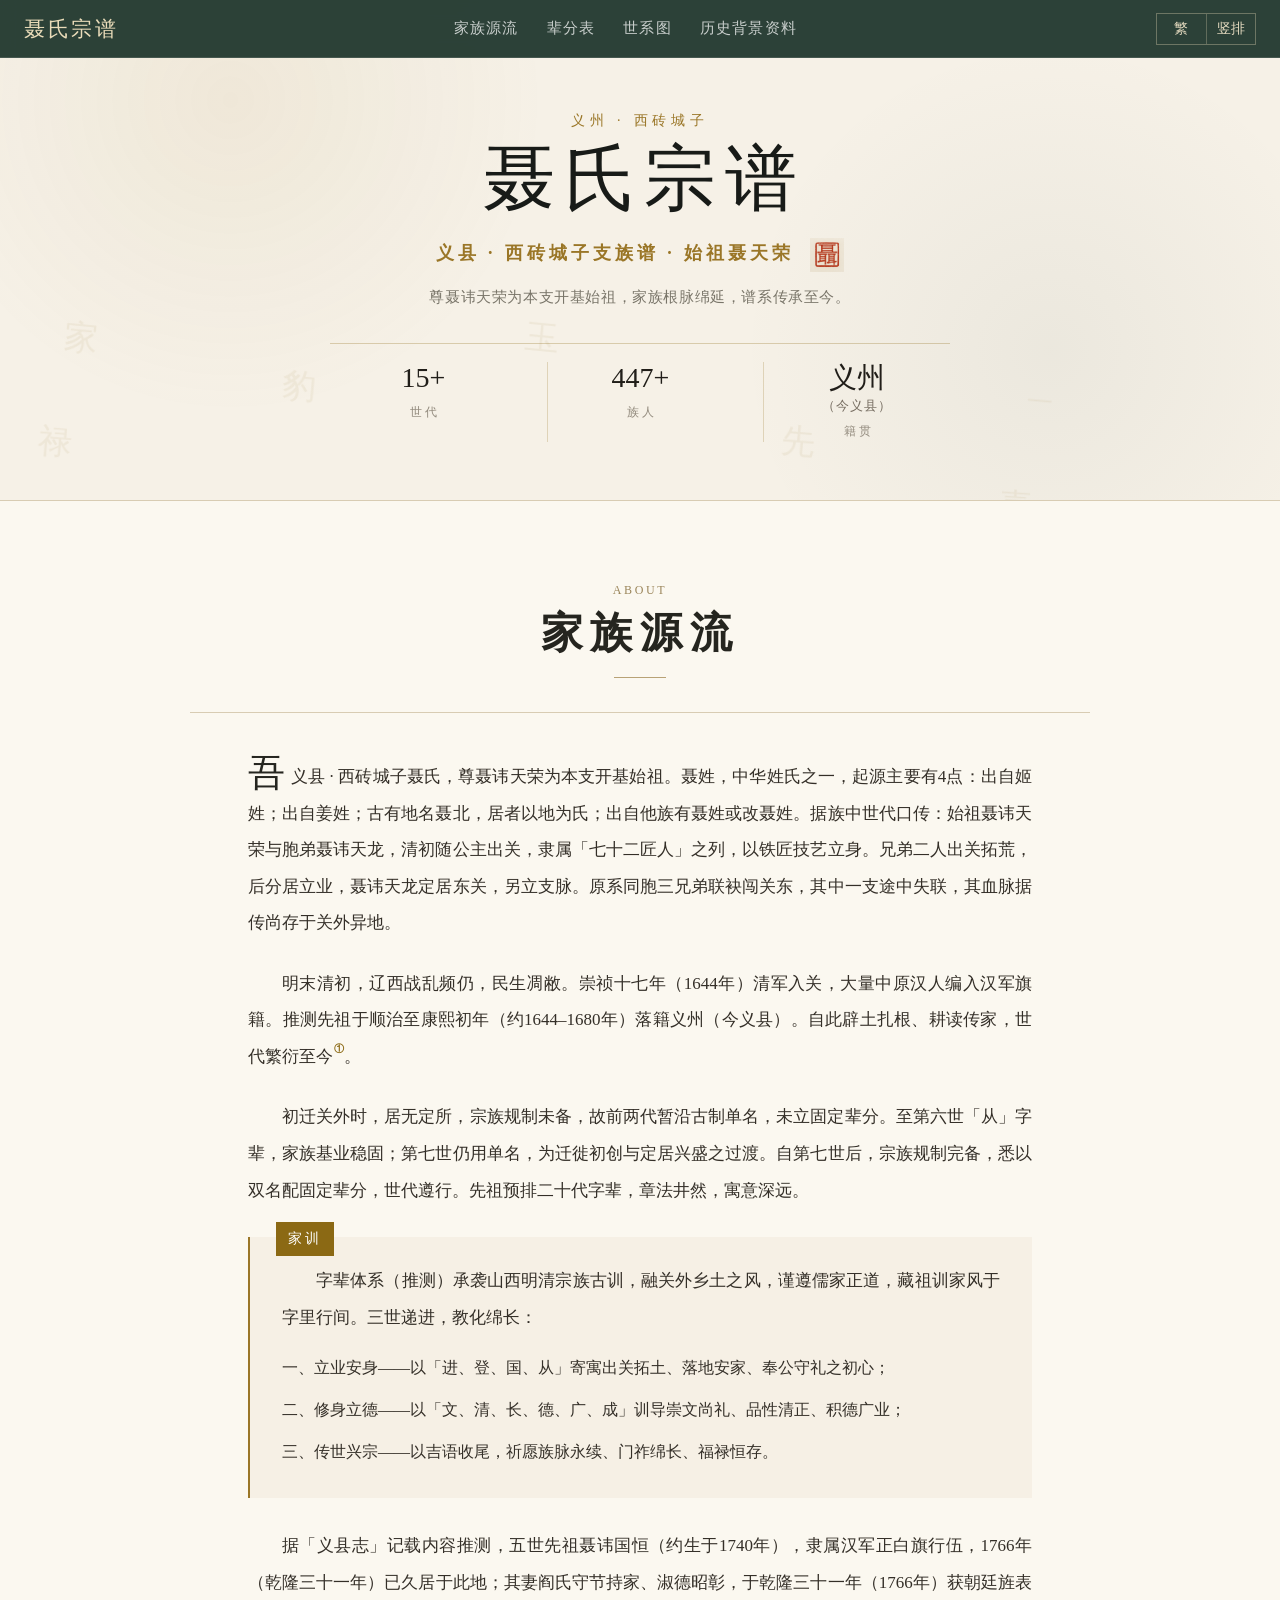
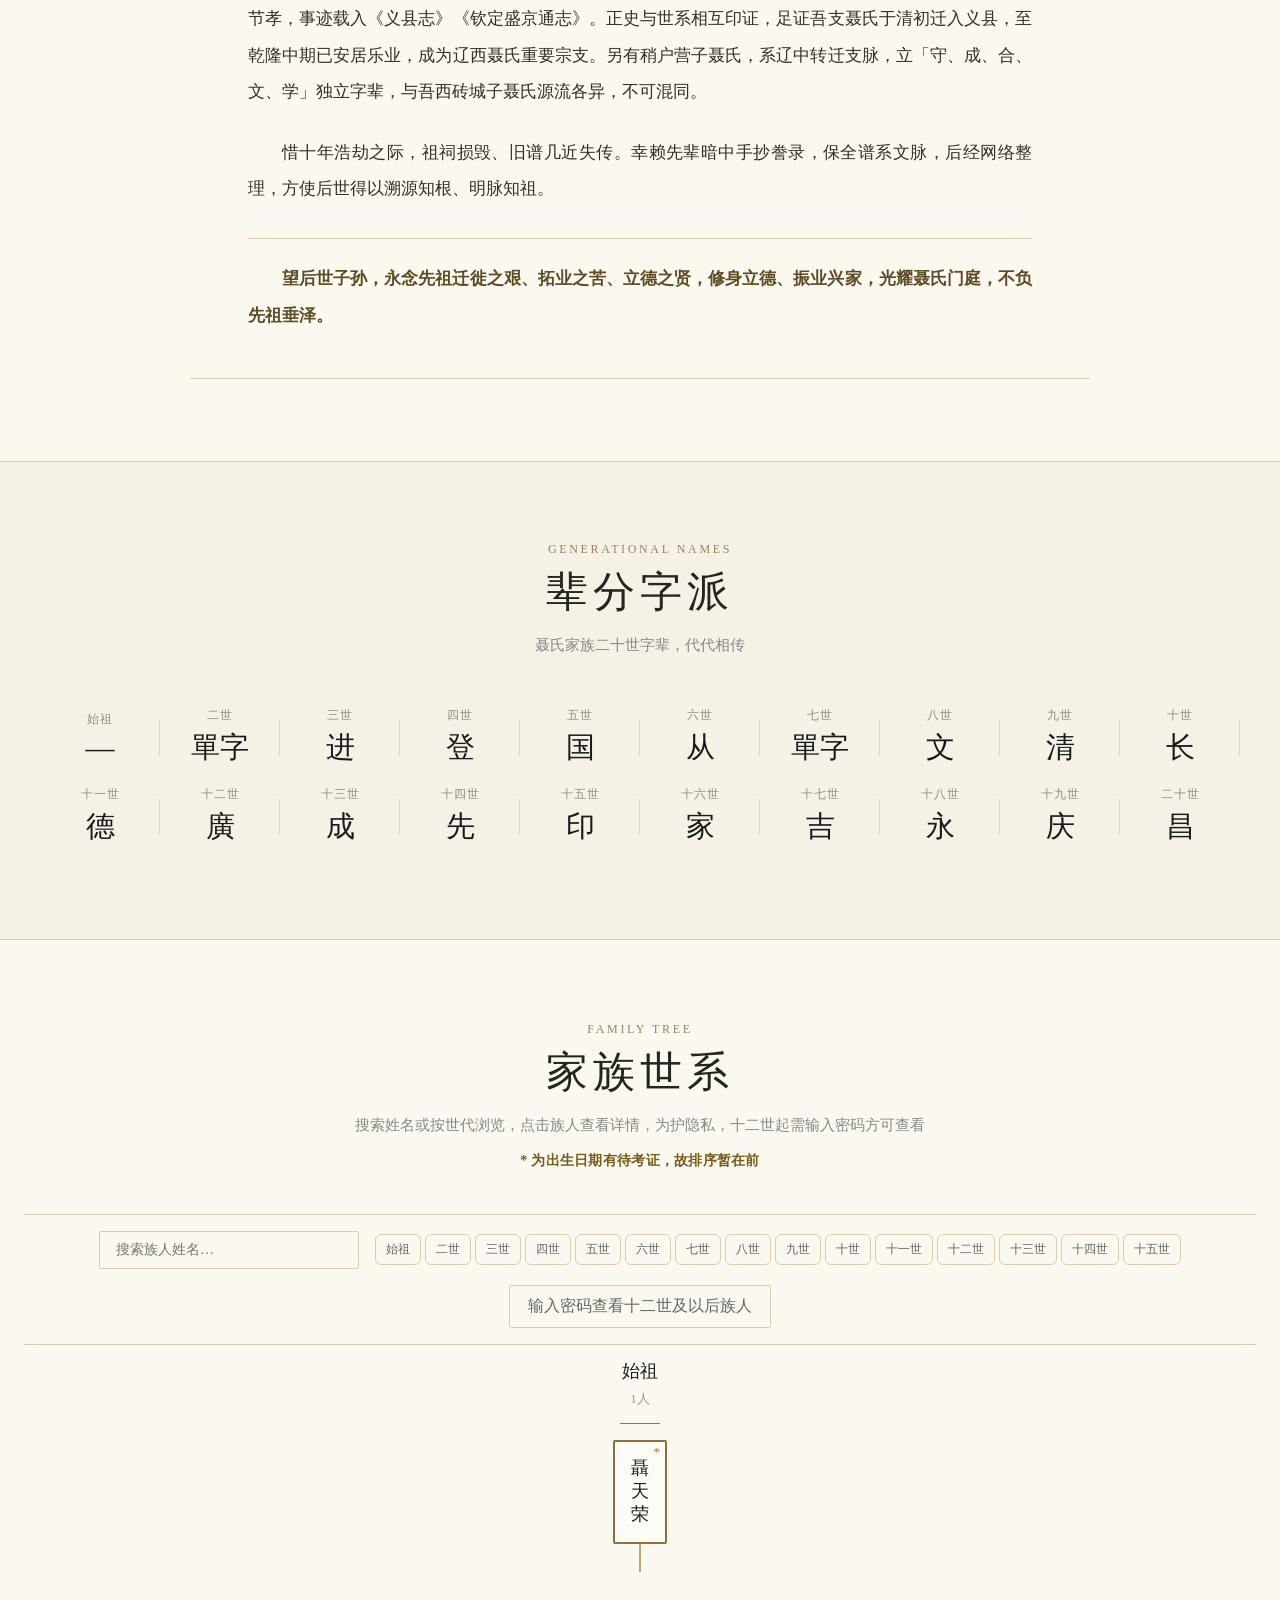
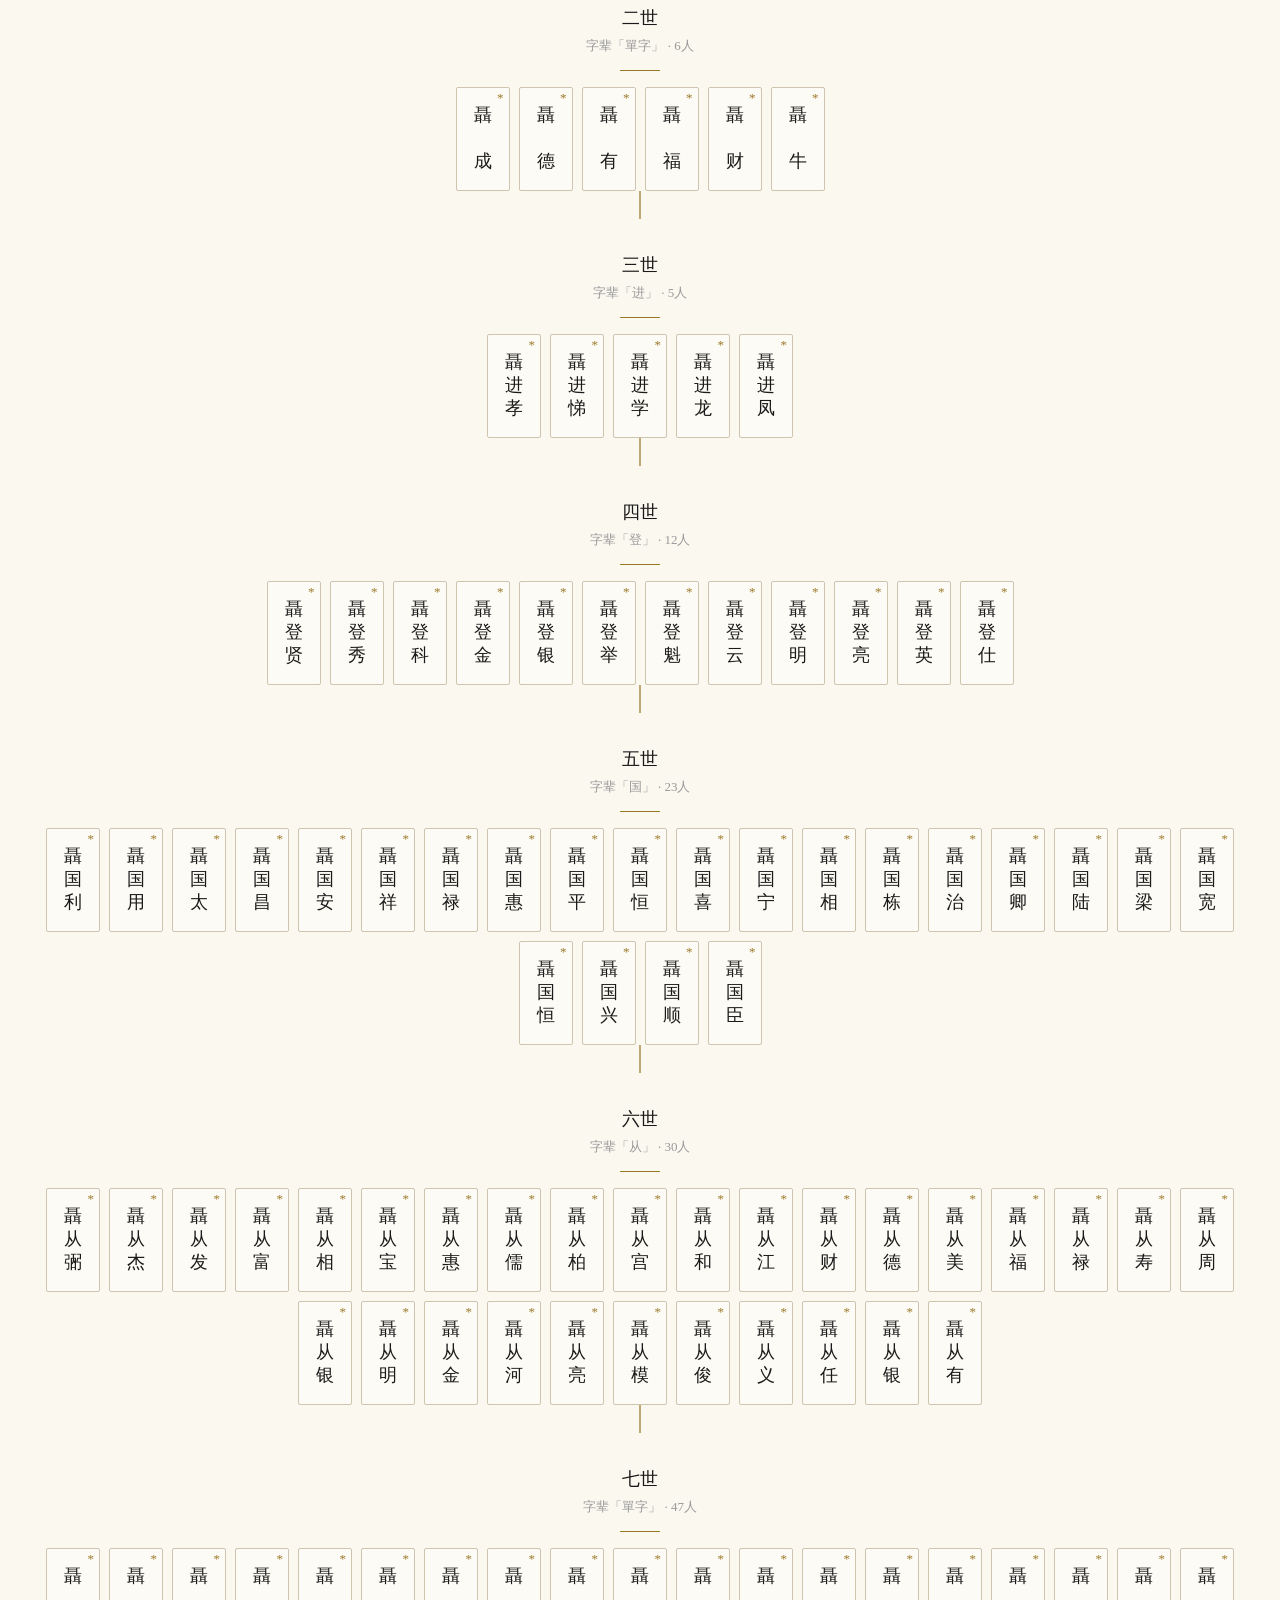
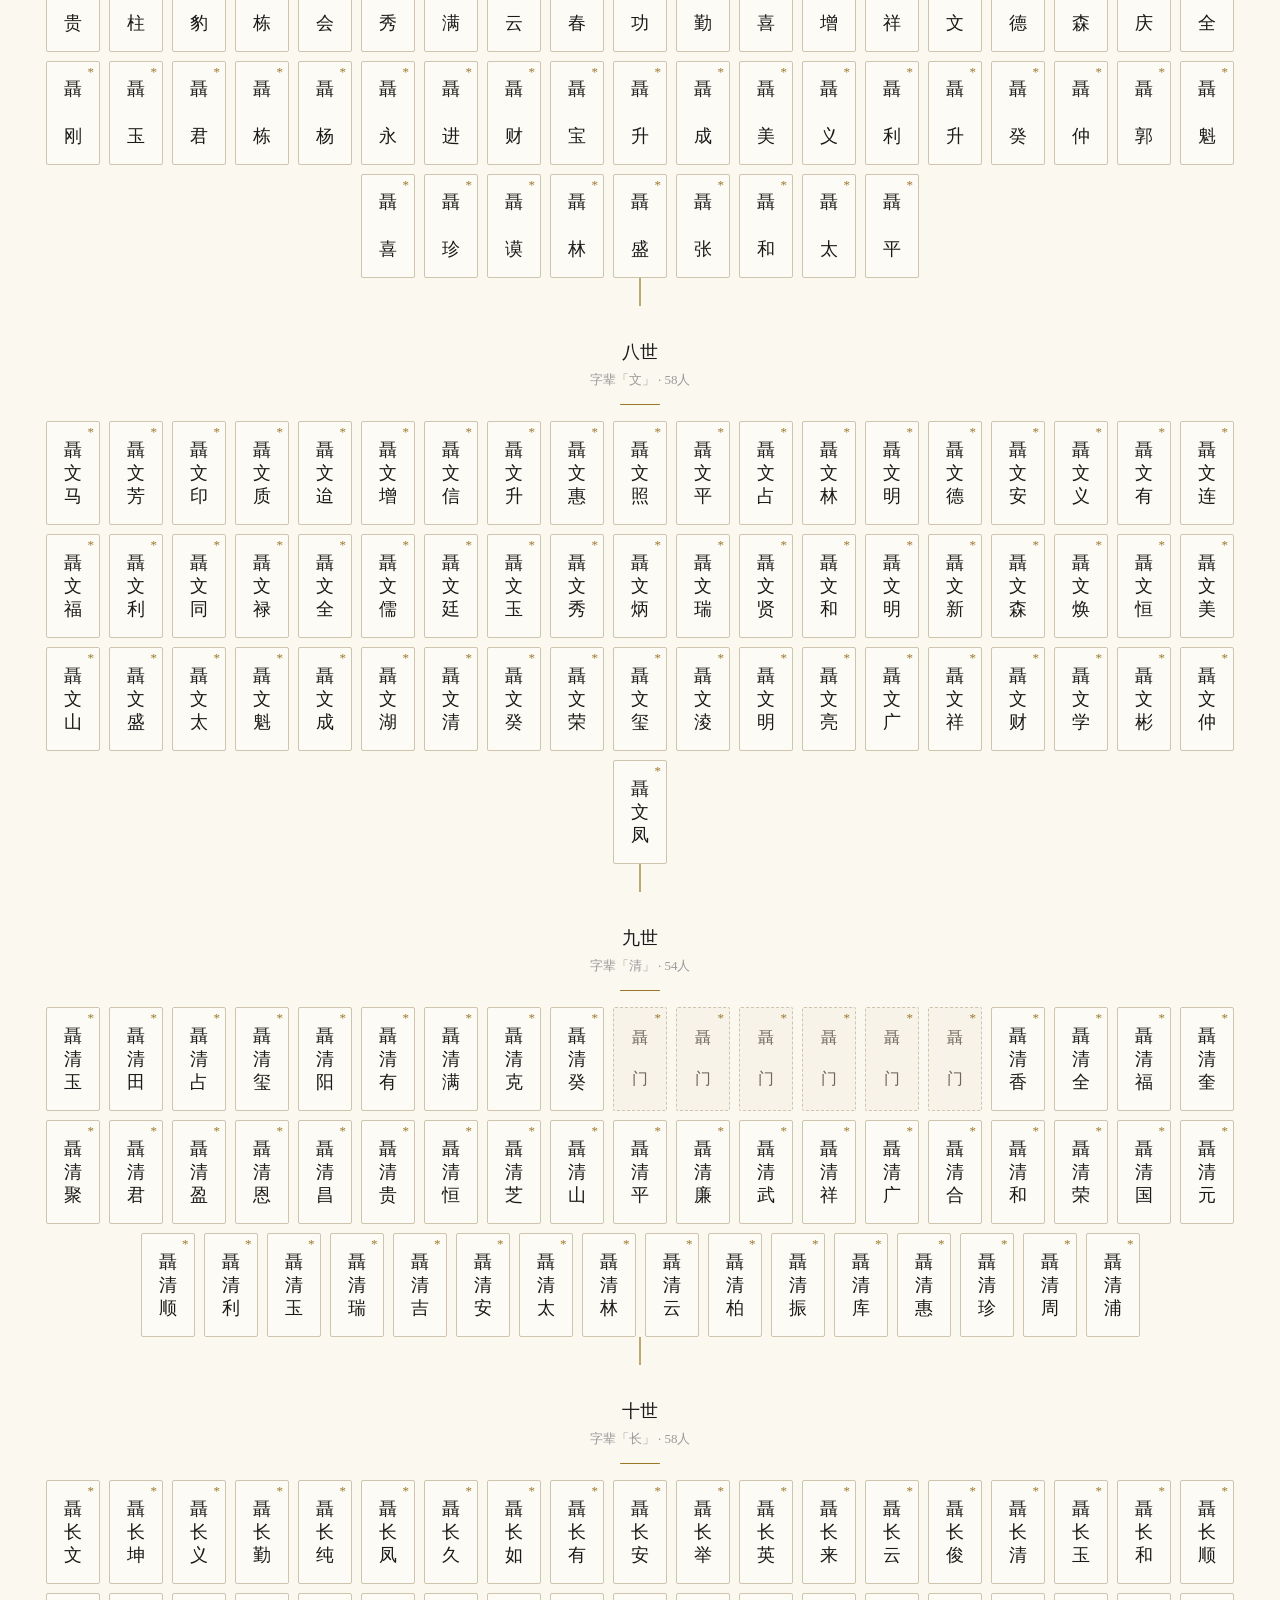
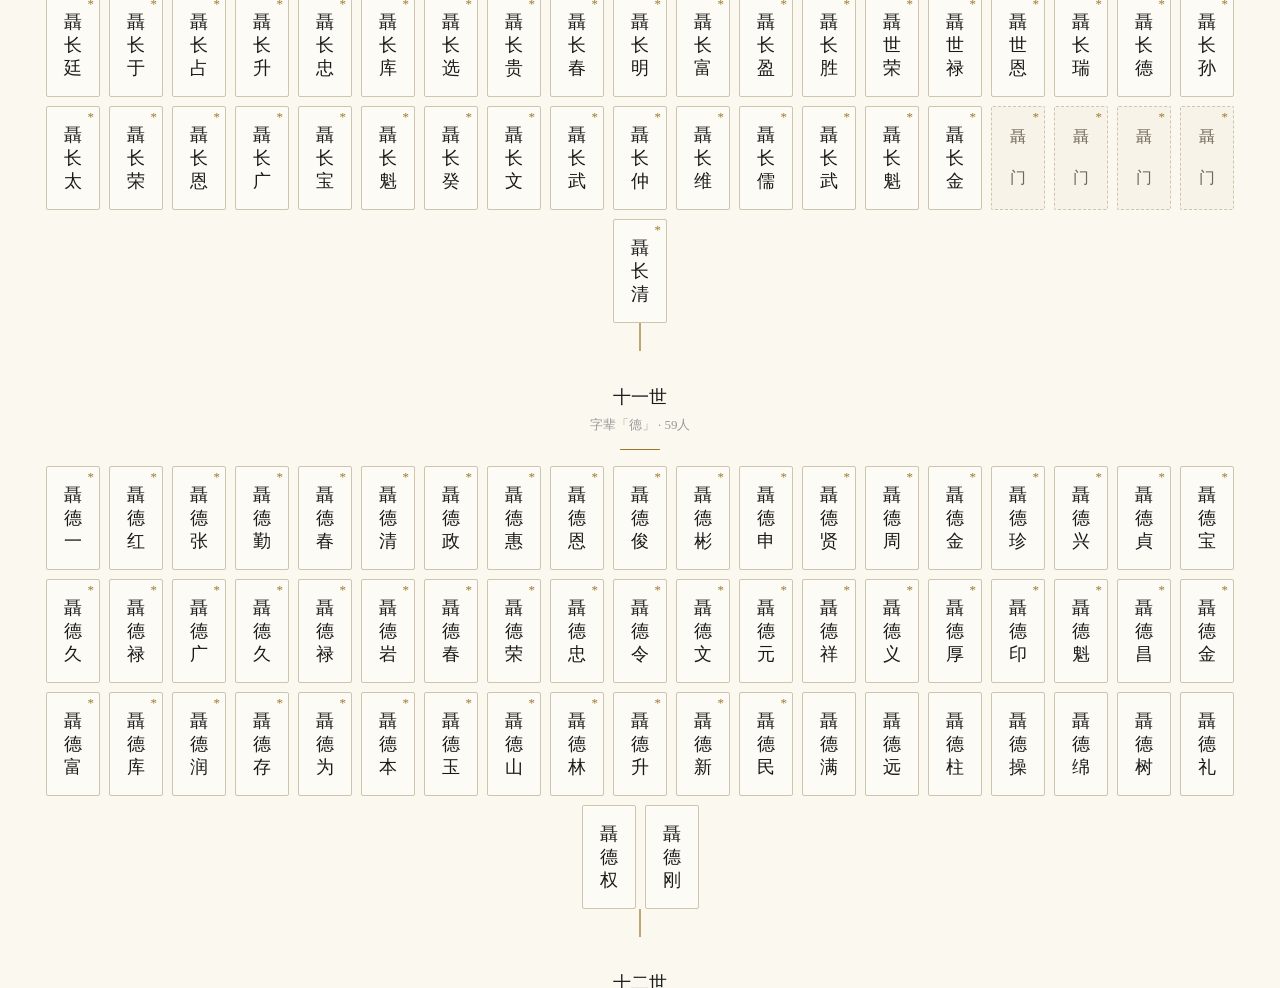
<file: index.html>
<!doctype html>
<html lang="zh-CN">
<head>
  <meta charset="utf-8">
  <meta http-equiv="Content-Security-Policy" content="default-src 'self'; style-src 'self' 'unsafe-inline'; img-src 'self' data:; object-src 'none'; base-uri 'none'; form-action 'self'">
  <meta name="referrer" content="no-referrer">
  <meta name="viewport" content="width=device-width, initial-scale=1">
  <meta http-equiv="refresh" content="0; url=new-page.html">
  <title>聂氏宗谱</title>
</head>
<body>
  <p><a href="new-page.html">进入聂氏宗谱</a></p>
</body>
</html>
</file>
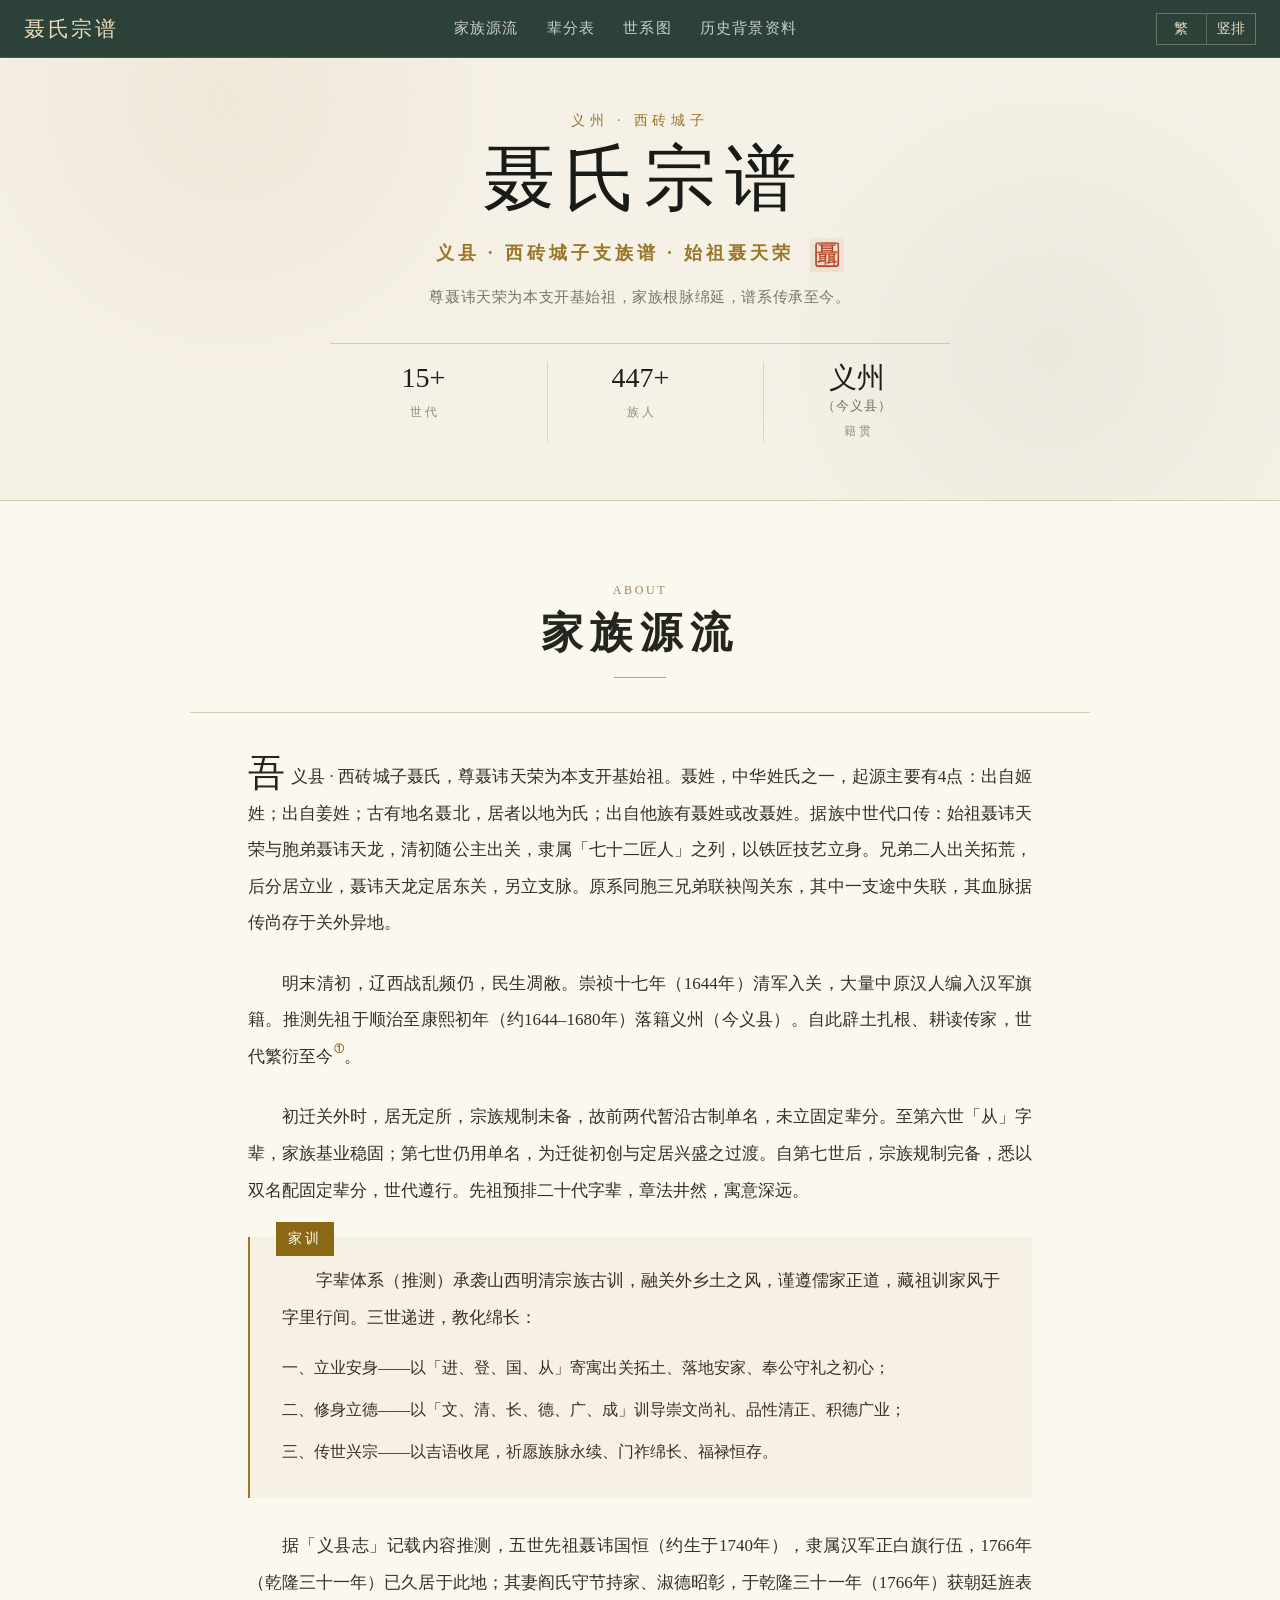
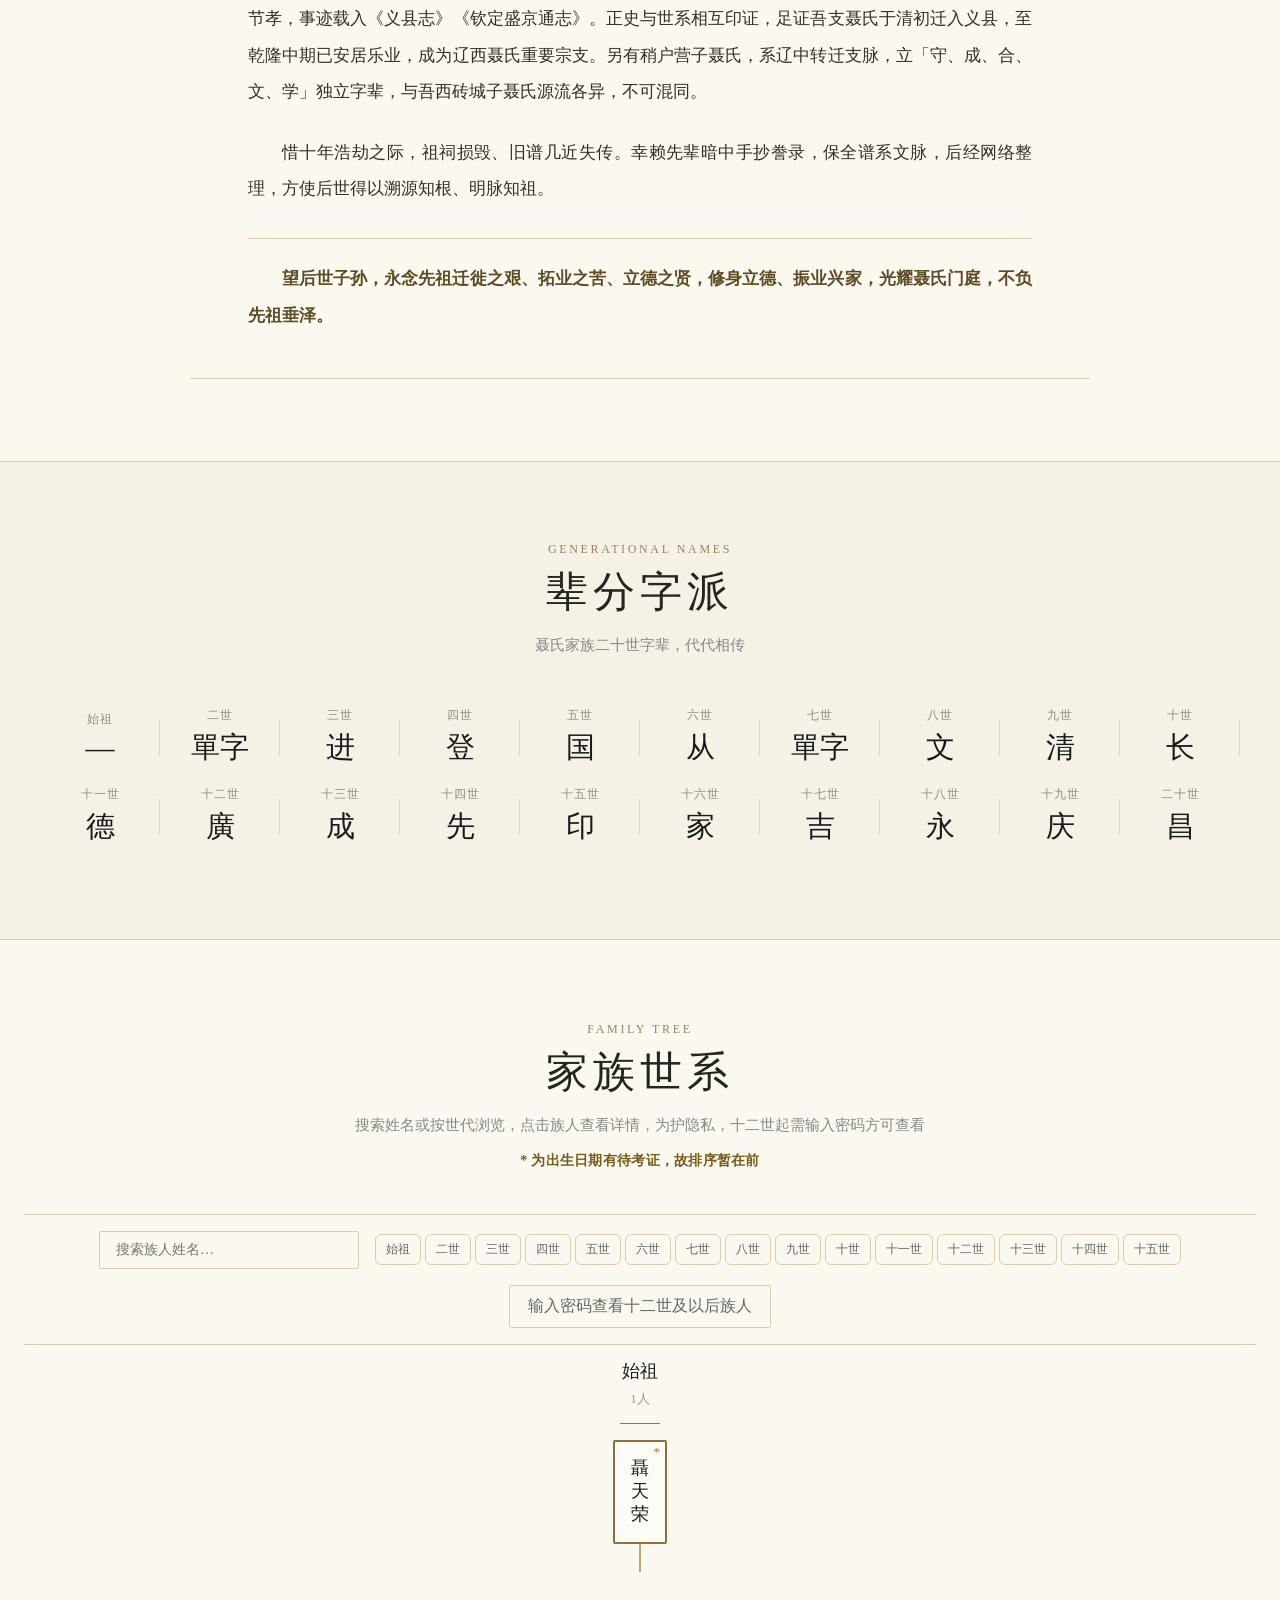
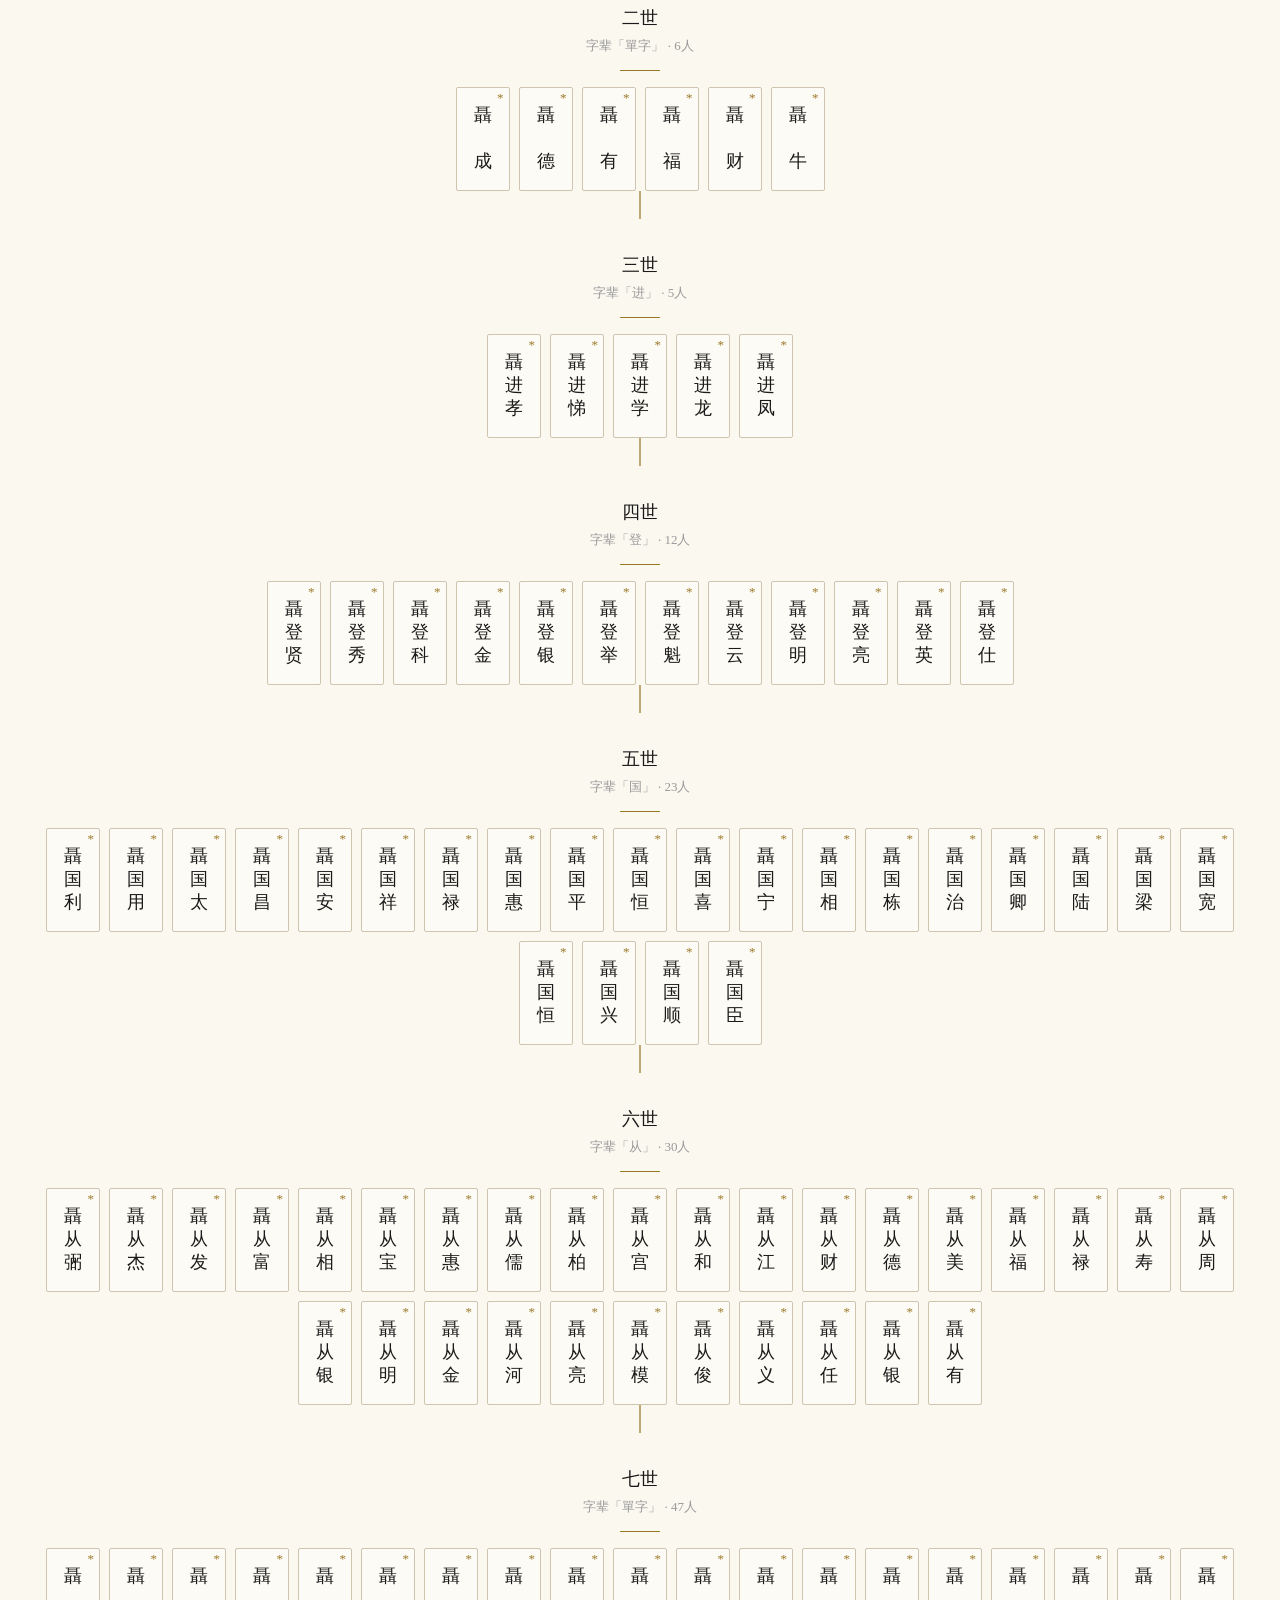
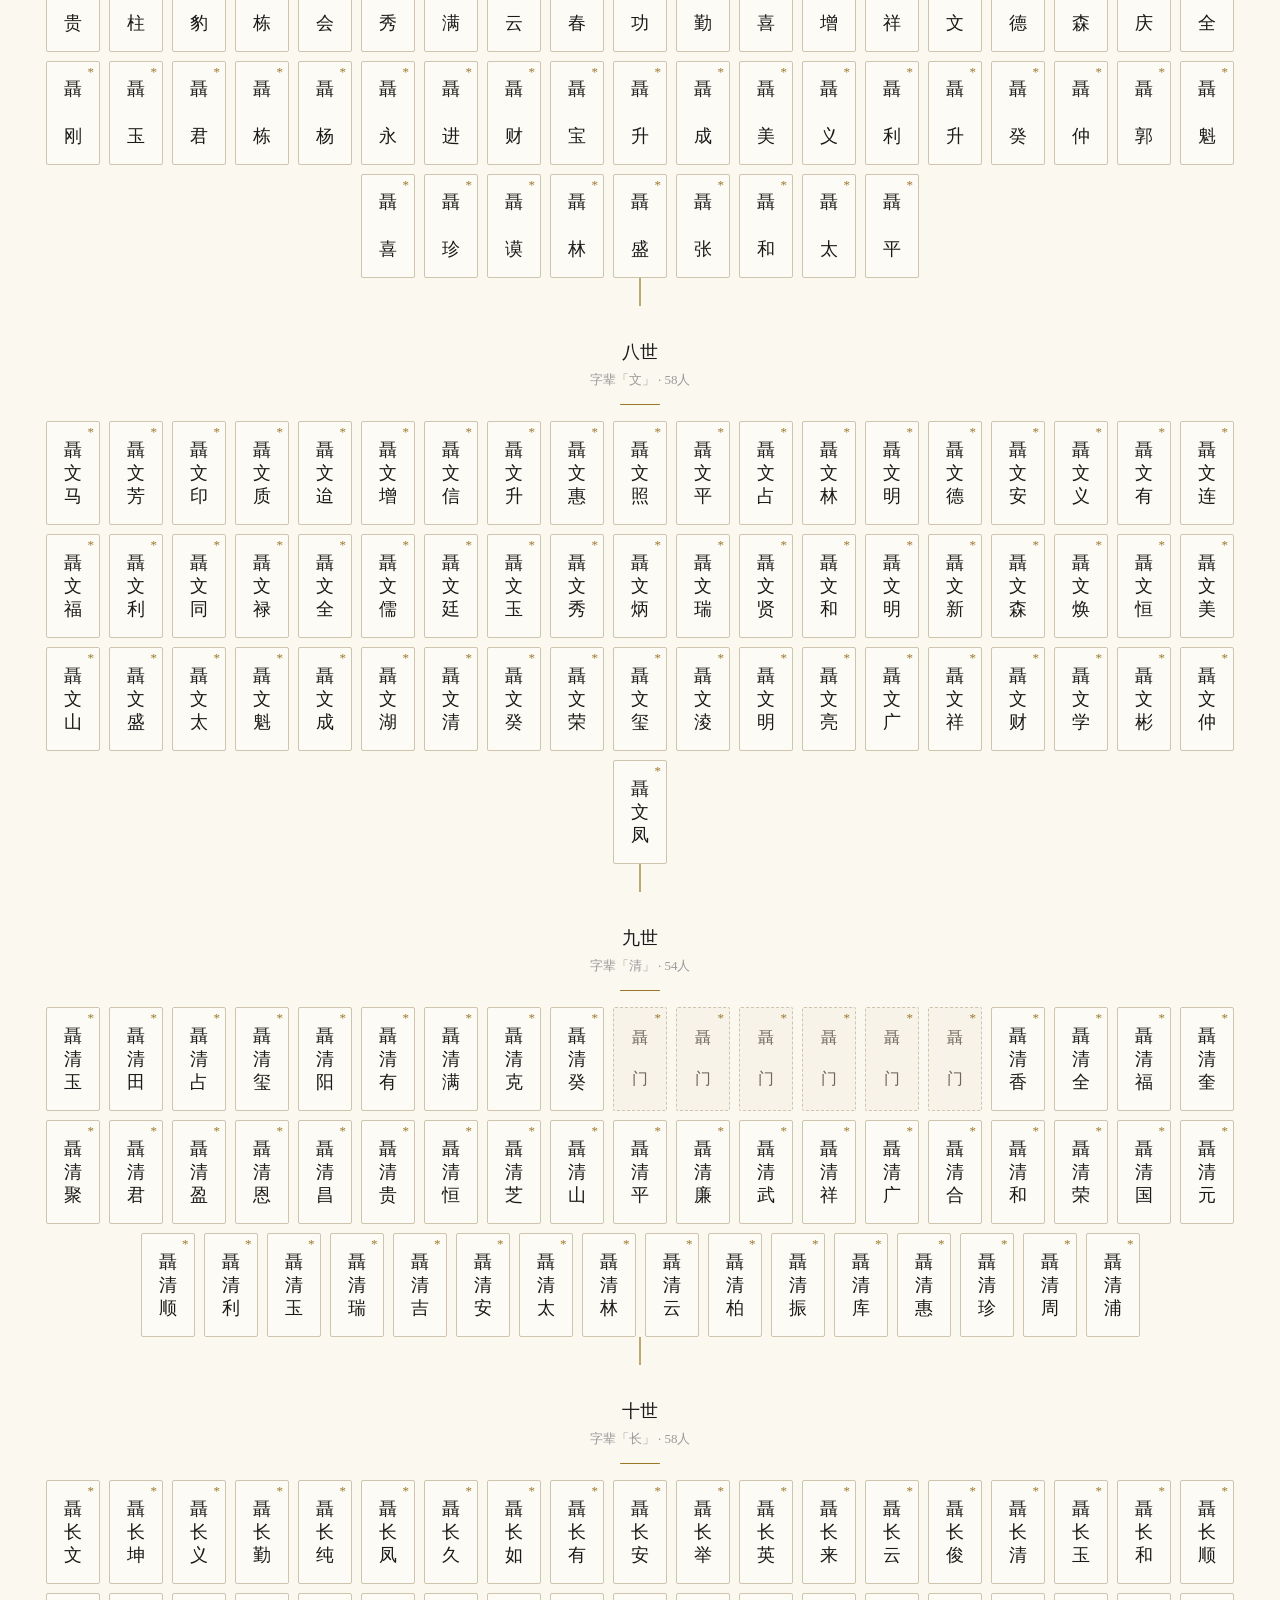
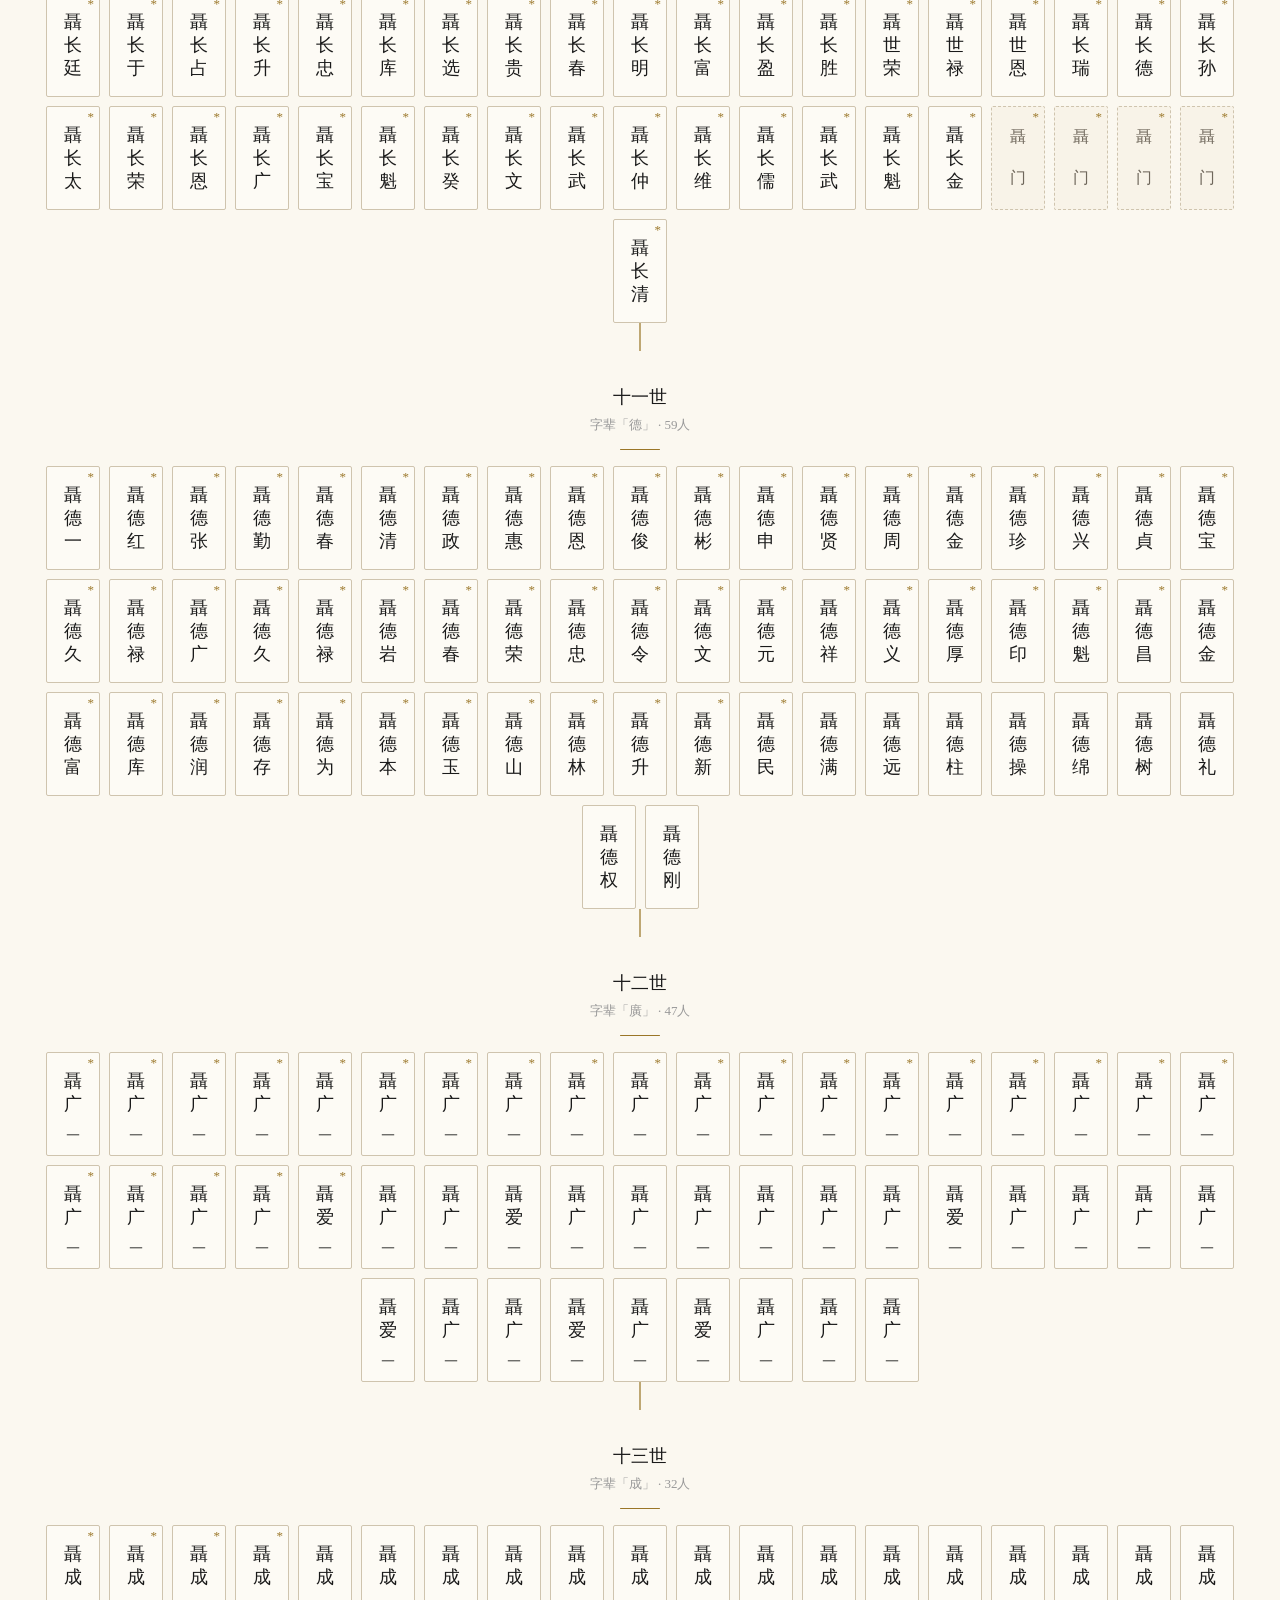
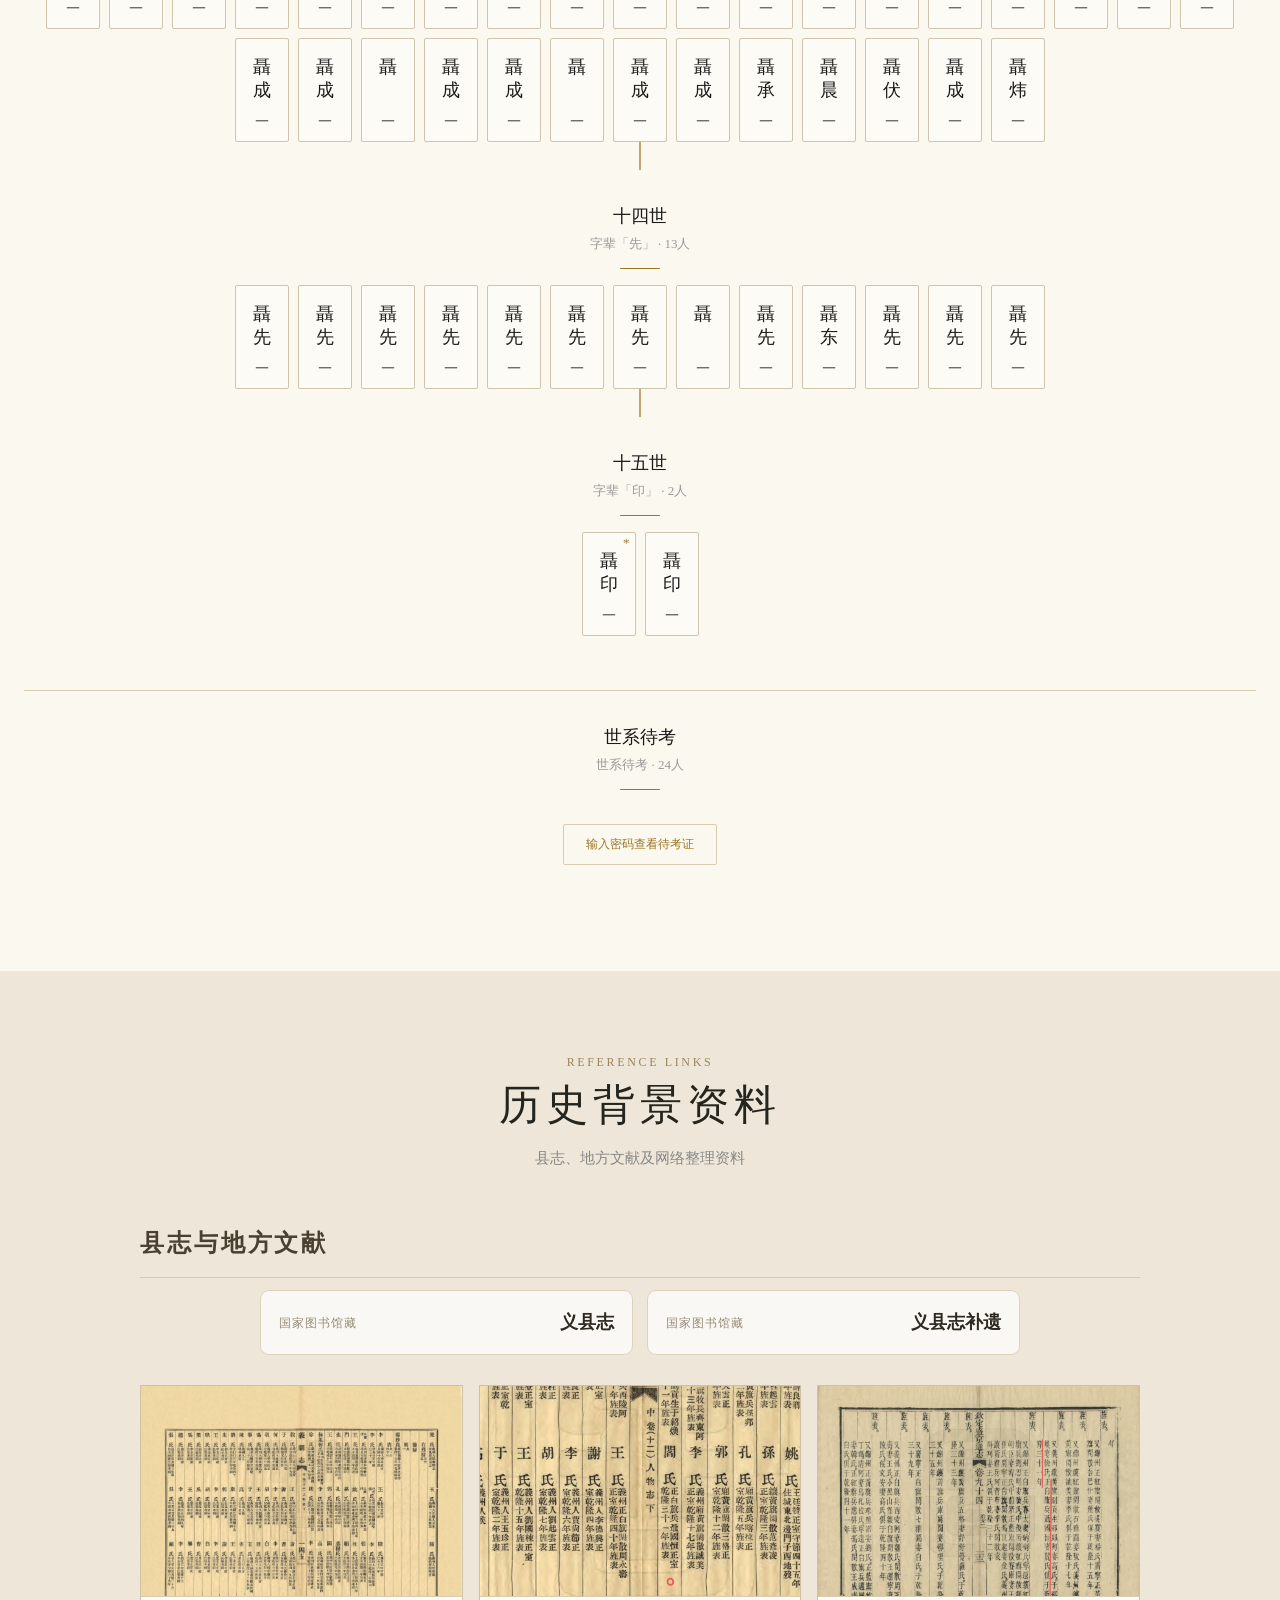
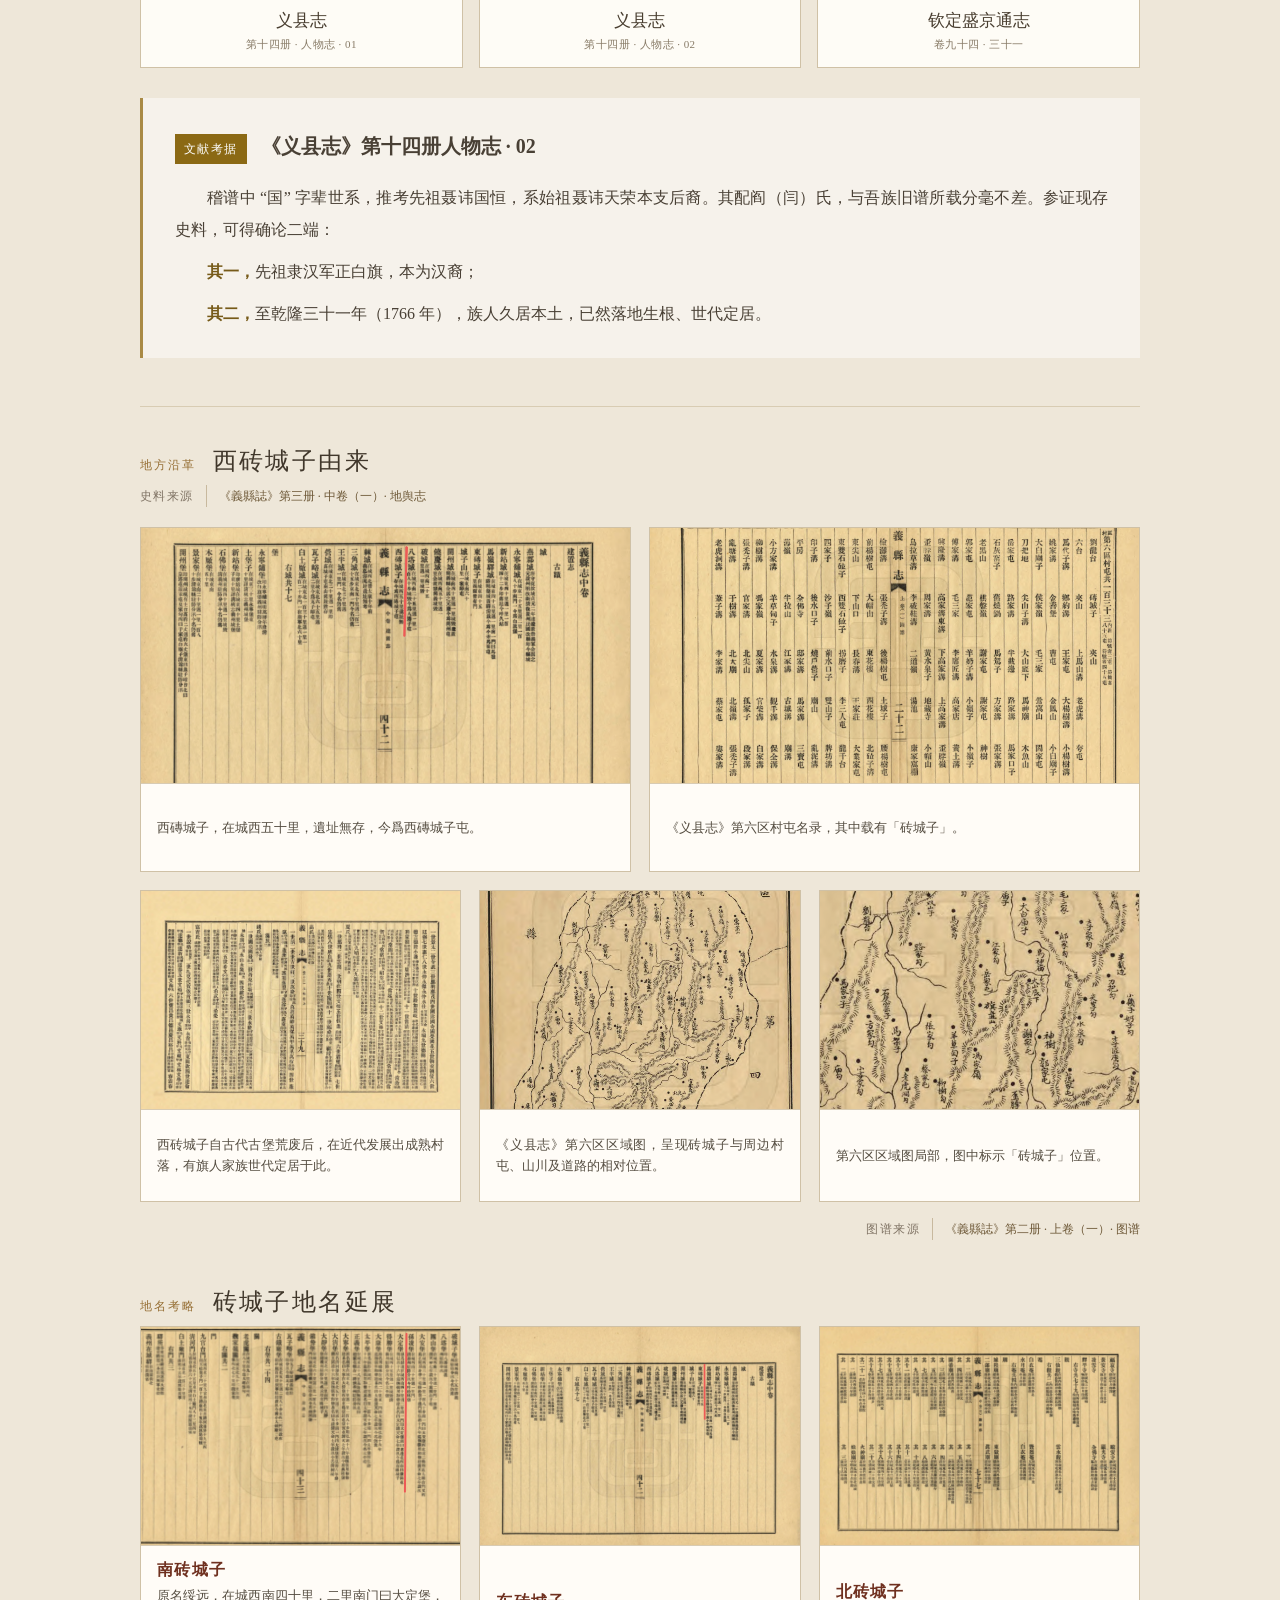
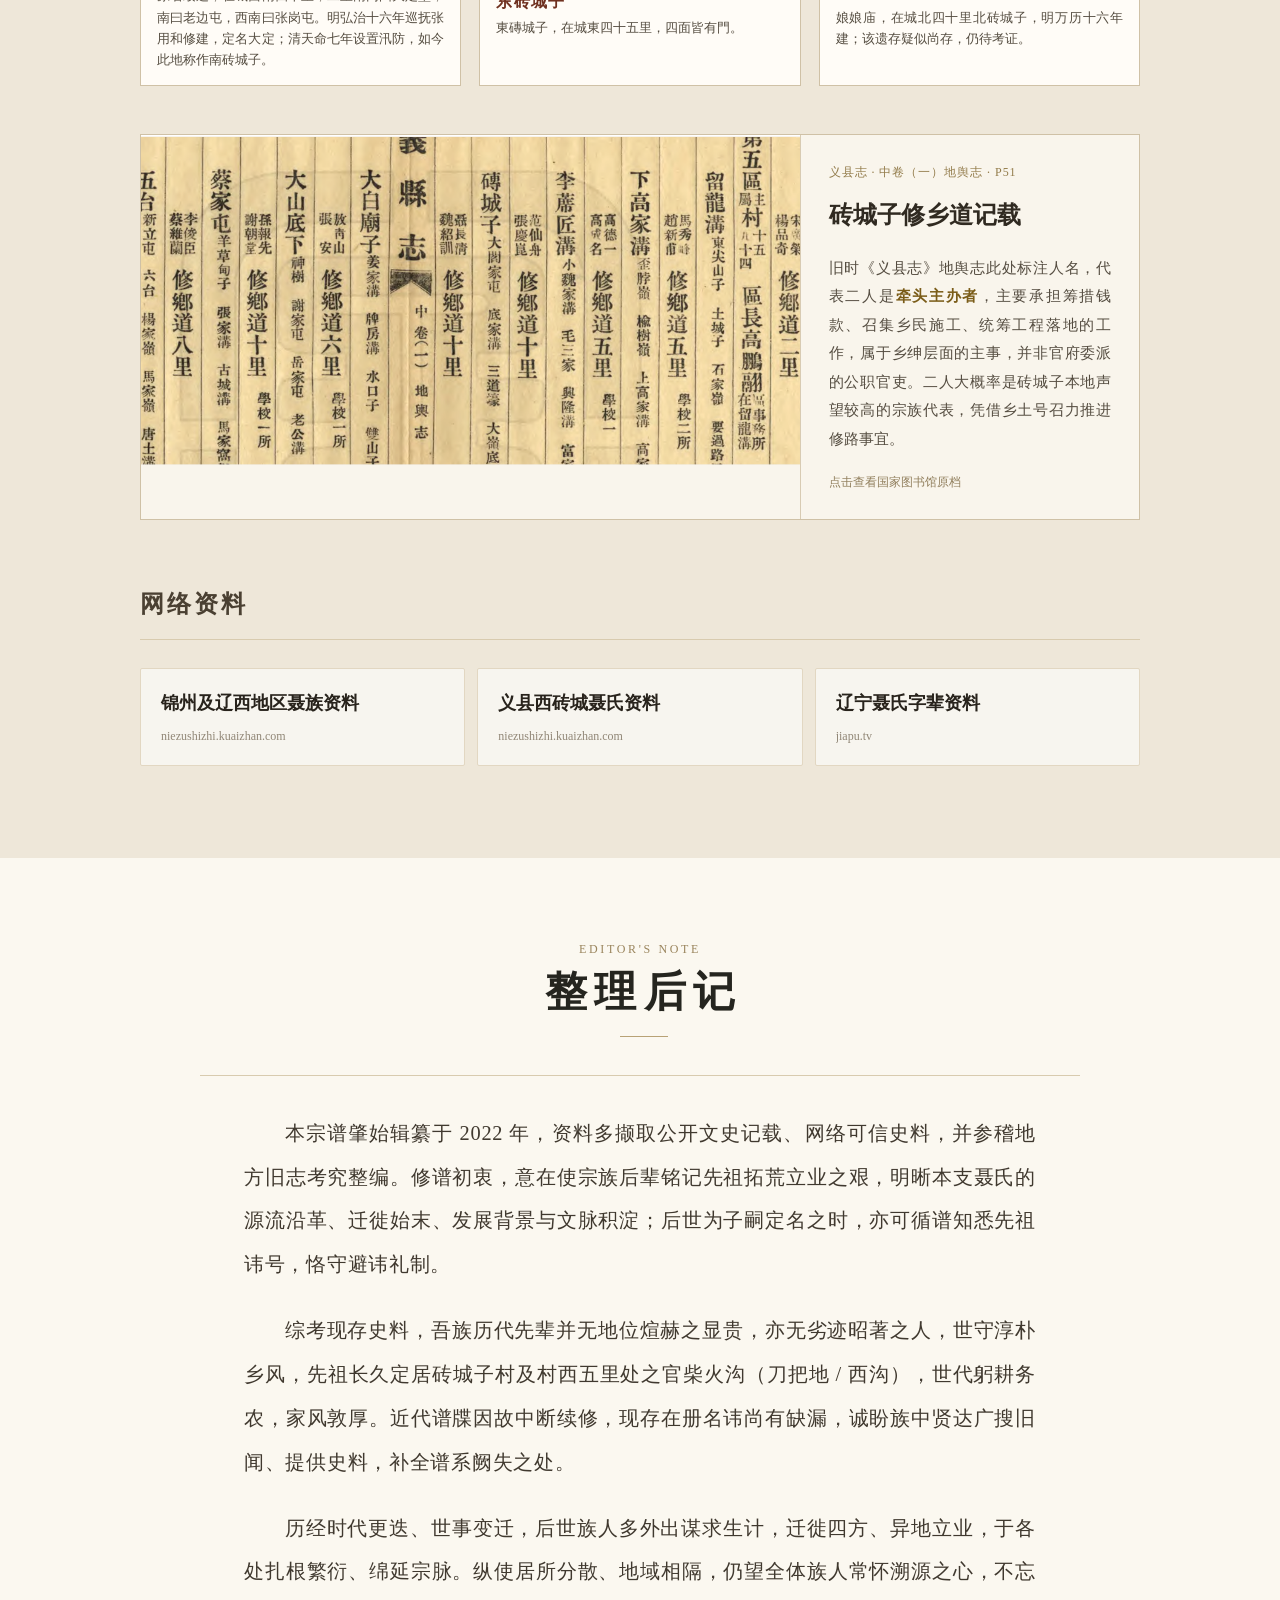
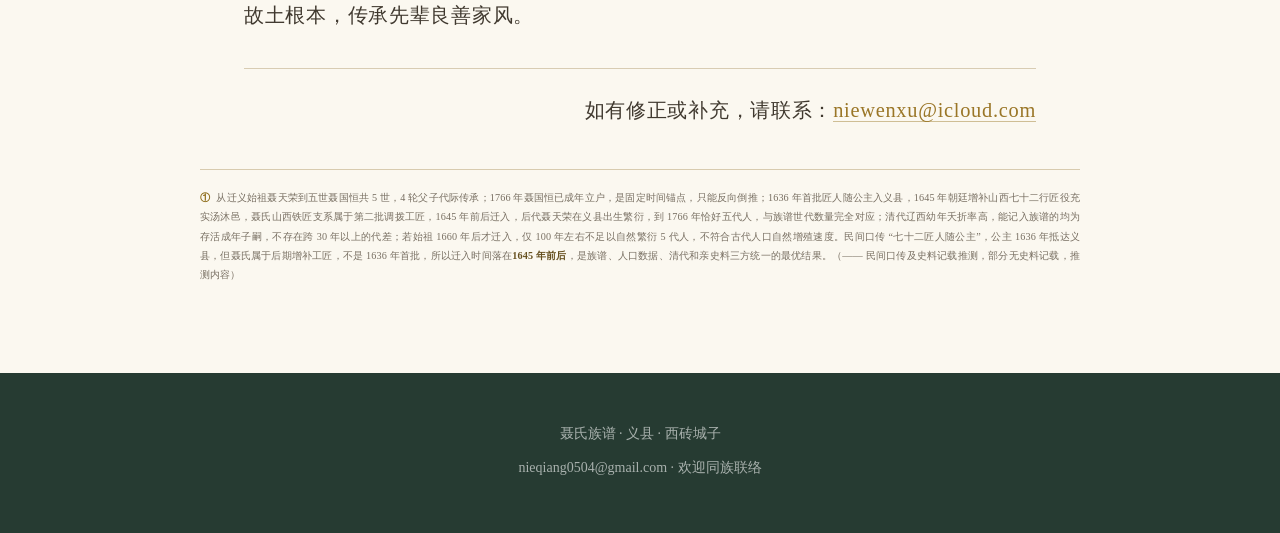
<file: new-page.html>
<!DOCTYPE html>
<html lang="zh-CN">
<head>
  <meta charset="UTF-8">
  <meta http-equiv="Content-Security-Policy" content="default-src 'self'; script-src 'self'; style-src 'self' 'unsafe-inline'; img-src 'self' data:; connect-src 'self'; object-src 'none'; base-uri 'none'; form-action 'self'">
  <meta name="referrer" content="no-referrer">
  <meta name="viewport" content="width=device-width, initial-scale=1.0">
  <meta name="description" content="义县 · 西砖城子聂氏家族世系与历史资料">
  <title>聂氏宗谱 · 义县 · 西砖城子支族谱 · 始祖聂天荣</title>
  <link rel="stylesheet" href="style.css?v=20260811-4">
</head>
<body>
  <nav id="nav">
    <div class="nav-inner">
      <a href="#hero" class="nav-logo" aria-label="返回首页">聂氏宗谱</a>
      <div class="nav-links">
        <a href="#intro">家族源流</a>
        <a href="#beifen">辈分表</a>
        <a href="#tree">世系图</a>
        <a href="#references">历史背景资料</a>
      </div>
      <div class="reading-tools" aria-label="阅读设置">
        <button type="button" id="scriptToggle" aria-pressed="false">繁</button>
        <button type="button" id="layoutToggle" aria-pressed="false">竖排</button>
      </div>
      <button class="nav-toggle" id="navToggle" aria-label="打开导航" aria-expanded="false">☰</button>
    </div>
  </nav>

  <section class="hero" id="hero">
    <div class="hero-bg"></div>
    <div class="hero-floating" id="heroFloating" aria-hidden="true"></div>
    <div class="hero-content">
      <p class="hero-kicker">义州 · 西砖城子</p>
      <h1>聂氏宗谱</h1>
      <p class="hero-sub">义县 · 西砖城子支族谱 · 始祖聂天荣 <img class="ancestor-seal" src="nie-seal.png" alt="繁体聶字小篆印章"></p>
      <p class="hero-desc">尊聂讳天荣为本支开基始祖，家族根脉绵延，谱系传承至今。</p>
      <div class="hero-stats">
        <div class="stat"><span class="stat-num" id="genCount">15+</span><span class="stat-label">世代</span></div>
        <div class="stat"><span class="stat-num" id="totalCount">390+</span><span class="stat-label">族人</span></div>
        <div class="stat stat-origin"><span class="stat-num stat-place">义州</span><span class="stat-place-note">（今义县）</span><span class="stat-label">籍贯</span></div>
      </div>
    </div>
  </section>

  <section class="history-section" id="intro">
    <div class="intro-heading">
      <div class="section-label">ABOUT</div>
      <h2>家族源流</h2>
    </div>
    <div class="source-copy" aria-label="聂氏家族源流正文">
      <p><span class="opening-character">吾</span>义县 · 西砖城子聂氏，尊聂讳天荣为本支开基始祖。聂姓，中华姓氏之一，起源主要有4点：出自姬姓；出自姜姓；古有地名聂北，居者以地为氏；出自他族有聂姓或改聂姓。据族中世代口传：始祖聂讳天荣与胞弟聂讳天龙，清初随公主出关，隶属「七十二匠人」之列，以铁匠技艺立身。兄弟二人出关拓荒，后分居立业，聂讳天龙定居东关，另立支脉。原系同胞三兄弟联袂闯关东，其中一支途中失联，其血脉据传尚存于关外异地。</p>
      <p>明末清初，辽西战乱频仍，民生凋敝。崇祯十七年（1644年）清军入关，大量中原汉人编入汉军旗籍。推测先祖于顺治至康熙初年（约1644–1680年）落籍义州（今义县）。自此辟土扎根、耕读传家，世代繁衍至今<sup class="source-note-ref" aria-label="注释一">①</sup>。</p>
      <p>初迁关外时，居无定所，宗族规制未备，故前两代暂沿古制单名，未立固定辈分。至第六世「从」字辈，家族基业稳固；第七世仍用单名，为迁徙初创与定居兴盛之过渡。自第七世后，宗族规制完备，悉以双名配固定辈分，世代遵行。先祖预排二十代字辈，章法井然，寓意深远。</p>
      <div class="source-teaching">
        <p>字辈体系（推测）承袭山西明清宗族古训，融关外乡土之风，谨遵儒家正道，藏祖训家风于字里行间。三世递进，教化绵长：</p>
        <p class="source-principle">一、立业安身——以「进、登、国、从」寄寓出关拓土、落地安家、奉公守礼之初心；</p>
        <p class="source-principle">二、修身立德——以「文、清、长、德、广、成」训导崇文尚礼、品性清正、积德广业；</p>
        <p class="source-principle">三、传世兴宗——以吉语收尾，祈愿族脉永续、门祚绵长、福禄恒存。</p>
      </div>
      <p>据「义县志」记载内容推测，五世先祖聂讳国恒（约生于1740年），隶属汉军正白旗行伍，1766年（乾隆三十一年）已久居于此地；其妻阎氏守节持家、淑德昭彰，于乾隆三十一年（1766年）获朝廷旌表节孝，事迹载入《义县志》《钦定盛京通志》。正史与世系相互印证，足证吾支聂氏于清初迁入义县，至乾隆中期已安居乐业，成为辽西聂氏重要宗支。另有稍户营子聂氏，系辽中转迁支脉，立「守、成、合、文、学」独立字辈，与吾西砖城子聂氏源流各异，不可混同。</p>
      <p>惜十年浩劫之际，祖祠损毁、旧谱几近失传。幸赖先辈暗中手抄誊录，保全谱系文脉，后经网络整理，方使后世得以溯源知根、明脉知祖。</p>
      <p class="source-wish">望后世子孙，永念先祖迁徙之艰、拓业之苦、立德之贤，修身立德、振业兴家，光耀聂氏门庭，不负先祖垂泽。</p>
    </div>
  </section>

  <section class="beifen-section" id="beifen">
    <div class="section-label">GENERATIONAL NAMES</div>
    <h2>辈分字派</h2>
    <p class="section-desc">聂氏家族二十世字辈，代代相传</p>
    <div class="beifen-scroll"><div class="beifen-track" id="beifenTrack"><span class="data-loading">族谱数据载入中…</span></div></div>
  </section>

  <section class="tree-section" id="tree">
    <div class="section-label" style="text-align:center">FAMILY TREE</div>
    <h2 style="text-align:center">家族世系</h2>
    <p class="section-desc tree-guidance">搜索姓名或按世代浏览，点击族人查看详情，为护隐私，十二世起需输入密码方可查看</p>
    <p class="tree-caveat"><strong>* 为出生日期有待考证，故排序暂在前</strong></p>
    <div class="tree-controls">
      <div class="search-box"><input type="search" id="searchInput" placeholder="搜索族人姓名…" aria-label="搜索族人姓名"></div>
      <div class="gen-jump" id="genJump"></div>
      <button id="pwBtn" class="gen-btn password-trigger">输入密码查看十二世及以后族人</button>
    </div>
    <p id="searchStatus" class="search-status" role="status"></p>
    <div class="tree-container" id="treeContainer"><p class="data-loading">族谱数据载入中…</p></div>
  </section>

  <section class="references-section combined-references" id="references">
    <div class="section-label">REFERENCE LINKS</div>
    <h2>历史背景资料</h2>
    <p class="section-desc">县志、地方文献及网络整理资料</p>
    <h3 class="reference-group-title">县志与地方文献</h3>
    <div class="reference-index">
      <a href="http://read.nlc.cn/allSearch/searchDetail?searchType=all&amp;showType=1&amp;indexName=data_403&amp;fid=312001075848" target="_blank" rel="noopener"><span>国家图书馆藏</span><strong>义县志</strong></a>
      <a href="http://read.nlc.cn/allSearch/searchDetail?searchType=all&amp;showType=1&amp;indexName=data_511&amp;fid=023031404022170" target="_blank" rel="noopener"><span>国家图书馆藏</span><strong>义县志补遗</strong></a>
    </div>
    <div class="document-grid merged-document-grid">
      <a class="document-card" href="http://read.nlc.cn/OutOpenBook/OpenTwoObjectBook?aid=403&amp;bid=67566.0&amp;cid=87509" target="_blank" rel="noopener">
        <div class="document-meta"><strong>义县志</strong><span>第十四册 · 人物志 · 01</span></div>
        <img src="義縣志 · 第十四册 人物志_01.png" alt="义县志第十四册人物志原档之一">
      </a>
      <a class="document-card" href="http://read.nlc.cn/OutOpenBook/OpenTwoObjectBook?aid=403&amp;bid=67566.0&amp;cid=87509" target="_blank" rel="noopener">
        <div class="document-meta"><strong>义县志</strong><span>第十四册 · 人物志 · 02</span></div>
        <img src="義縣志 · 第十四册 人物志_02.png" alt="义县志第十四册人物志原档之二">
      </a>
      <a class="document-card" href="http://read.nlc.cn/OutOpenBook/OpenObjectBook?aid=403&amp;bid=10623.0" target="_blank" rel="noopener">
        <div class="document-meta"><strong>钦定盛京通志</strong><span>卷九十四 · 三十一</span></div>
        <img src="欽定盛京通志 · 卷九十四 三十一.png" alt="钦定盛京通志卷九十四原档">
      </a>
    </div>
    <div class="document-annotation">
      <div class="document-annotation-title"><span>文献考据</span><strong>《义县志》第十四册人物志 · 02</strong></div>
      <p>稽谱中 “国” 字辈世系，推考先祖聂讳国恒，系始祖聂讳天荣本支后裔。其配阎（闫）氏，与吾族旧谱所载分毫不差。参证现存史料，可得确论二端：</p>
      <p><strong>其一，</strong>先祖隶汉军正白旗，本为汉裔；</p>
      <p><strong>其二，</strong>至乾隆三十一年（1766 年），族人久居本土，已然落地生根、世代定居。</p>
    </div>
    <div class="regional-evidence" aria-label="西砖城子及砖城子地名志书记载">
      <div class="regional-evidence-heading"><span>地方沿革</span><h3>西砖城子由来</h3></div>
      <div class="regional-source"><span>史料来源</span><a href="http://read.nlc.cn/OutOpenBook/OpenObjectBook?aid=403&amp;bid=103655.0" target="_blank" rel="noopener">《義縣誌》第三册 · 中卷（一）· 地舆志</a></div>
      <div class="regional-evidence-grid origin-grid">
        <figure><div class="regional-image"><img src="regional-A.png" alt="义县志所载西砖城子条目"></div><figcaption>西磚城子，在城西五十里，遺址無存，今爲西磚城子屯。</figcaption></figure>
        <figure><div class="regional-image"><img src="regional-B.png" alt="义县志第六区村屯名录"></div><figcaption>《义县志》第六区村屯名录，其中载有「砖城子」。</figcaption></figure>
        <figure><div class="regional-image"><img src="regional-C.png" alt="义县志西砖城子村落记载"></div><figcaption>西砖城子自古代古堡荒废后，在近代发展出成熟村落，有旗人家族世代定居于此。</figcaption></figure>
        <figure><div class="regional-image"><img src="regional-D.png" alt="义县志第六区区域地图"></div><figcaption>《义县志》第六区区域图，呈现砖城子与周边村屯、山川及道路的相对位置。</figcaption></figure>
        <figure><div class="regional-image"><img src="regional-E.png" alt="义县志第六区砖城子位置局部"></div><figcaption>第六区区域图局部，图中标示「砖城子」位置。</figcaption></figure>
      </div>
      <div class="regional-source map-source"><span>图谱来源</span><a href="http://read.nlc.cn/OutOpenBook/OpenObjectBook?aid=403&amp;bid=67705.0" target="_blank" rel="noopener">《義縣誌》第二册 · 上卷（一）· 图谱</a></div>
      <div class="regional-evidence-heading extension-heading"><span>地名考略</span><h3>砖城子地名延展</h3></div>
      <div class="regional-evidence-grid extension-grid">
        <figure><div class="regional-image"><img src="regional-F.png" alt="义县志南砖城子条目"></div><figcaption><strong>南砖城子</strong>原名绥远，在城西南四十里，二里南门曰大定堡，南曰老边屯，西南曰张岗屯。明弘治十六年巡抚张用和修建，定名大定；清天命七年设置汛防，如今此地称作南砖城子。</figcaption></figure>
        <figure><div class="regional-image"><img src="regional-G.png" alt="义县志东砖城子条目"></div><figcaption><strong>东砖城子</strong>東磚城子，在城東四十五里，四面皆有門。</figcaption></figure>
        <figure><div class="regional-image"><img src="regional-H.png" alt="义县志北砖城子娘娘庙条目"></div><figcaption><strong>北砖城子</strong>娘娘庙，在城北四十里北砖城子，明万历十六年建；该遗存疑似尚存，仍待考证。</figcaption></figure>
      </div>
    </div>
    <a class="reference-feature" href="http://read.nlc.cn/OutOpenBook/OpenTwoObjectBook?aid=403&amp;bid=103655.0&amp;cid=109610" target="_blank" rel="noopener">
      <img src="yixian-gazetteer-geography-p51.png" alt="义县志中卷一地舆志第五区砖城子修乡道记载">
      <span class="reference-feature-copy">
        <span class="reference-feature-meta">义县志 · 中卷（一）地舆志 · P51</span>
        <strong>砖城子修乡道记载</strong>
        <span>旧时《义县志》地舆志此处标注人名，代表二人是<strong>牵头主办者</strong>，主要承担筹措钱款、召集乡民施工、统筹工程落地的工作，属于乡绅层面的主事，并非官府委派的公职官吏。二人大概率是砖城子本地声望较高的宗族代表，凭借乡土号召力推进修路事宜。</span>
        <small>点击查看国家图书馆原档</small>
      </span>
    </a>
    <h3 class="reference-group-title network-group-title">网络资料</h3>
    <div class="reference-grid">
      <a class="reference-card" href="https://niezushizhi.kuaizhan.com/65/85/p34734839720695" target="_blank" rel="noopener">
        <span class="reference-body"><strong>锦州及辽西地区聂族资料</strong><small>niezushizhi.kuaizhan.com</small></span>
      </a>
      <a class="reference-card" href="https://niezushizhi.kuaizhan.com/37/54/p3097651448cfd1" target="_blank" rel="noopener">
        <span class="reference-body"><strong>义县西砖城聂氏资料</strong><small>niezushizhi.kuaizhan.com</small></span>
      </a>
      <a class="reference-card" href="https://www.jiapu.tv/bbs/iskl/155857.html" target="_blank" rel="noopener">
        <span class="reference-body"><strong>辽宁聂氏字辈资料</strong><small>jiapu.tv</small></span>
      </a>
    </div>
  </section>

  <section class="editor-note-section" id="editor-note">
    <div class="editor-note-inner">
      <div class="section-label">EDITOR'S NOTE</div>
      <h2>整理后记</h2>
      <div class="editor-note-copy">
        <p>本宗谱肇始辑纂于 2022 年，资料多撷取公开文史记载、网络可信史料，并参稽地方旧志考究整编。修谱初衷，意在使宗族后辈铭记先祖拓荒立业之艰，明晰本支聂氏的源流沿革、迁徙始末、发展背景与文脉积淀；后世为子嗣定名之时，亦可循谱知悉先祖讳号，恪守避讳礼制。</p>
        <p>综考现存史料，吾族历代先辈并无地位煊赫之显贵，亦无劣迹昭著之人，世守淳朴乡风，先祖长久定居砖城子村及村西五里处之官柴火沟（刀把地 / 西沟），世代躬耕务农，家风敦厚。近代谱牒因故中断续修，现存在册名讳尚有缺漏，诚盼族中贤达广搜旧闻、提供史料，补全谱系阙失之处。</p>
        <p>历经时代更迭、世事变迁，后世族人多外出谋求生计，迁徙四方、异地立业，于各处扎根繁衍、绵延宗脉。纵使居所分散、地域相隔，仍望全体族人常怀溯源之心，不忘故土根本，传承先辈良善家风。</p>
        <p class="editor-contact-line">如有修正或补充，请联系：<a href="mailto:niewenxu@icloud.com">niewenxu@icloud.com</a></p>
      </div>
      <aside class="editor-footnote" id="source-note-1" role="note"><span>①</span> 从迁义始祖聂天荣到五世聂国恒共 5 世，4 轮父子代际传承；1766 年聂国恒已成年立户，是固定时间锚点，只能反向倒推；1636 年首批匠人随公主入义县，1645 年朝廷增补山西七十二行匠役充实汤沐邑，聂氏山西铁匠支系属于第二批调拨工匠，1645 年前后迁入，后代聂天荣在义县出生繁衍，到 1766 年恰好五代人，与族谱世代数量完全对应；清代辽西幼年夭折率高，能记入族谱的均为存活成年子嗣，不存在跨 30 年以上的代差；若始祖 1660 年后才迁入，仅 100 年左右不足以自然繁衍 5 代人，不符合古代人口自然增殖速度。民间口传 “七十二匠人随公主”，公主 1636 年抵达义县，但聂氏属于后期增补工匠，不是 1636 年首批，所以迁入时间落在<strong>1645 年前后</strong>，是族谱、人口数据、清代和亲史料三方统一的最优结果。（—— 民间口传及史料记载推测，部分无史料记载，推测内容）</aside>
    </div>
  </section>

  <footer class="footer">
    <div class="footer-mono" aria-hidden="true">聶</div>
    <p>聂氏族谱 · 义县 · 西砖城子</p>
    <p class="footer-email">nieqiang0504@gmail.com · 欢迎同族联络</p>
  </footer>

  <div class="modal-overlay" id="modalOverlay" aria-hidden="true">
    <div class="modal" role="dialog" aria-modal="true" aria-labelledby="modalTitle">
      <button class="modal-close" id="modalClose" aria-label="关闭">✕</button>
      <div class="modal-content" id="modalContent"></div>
    </div>
  </div>
  <script src="app-fixed.js?v=20260811-4"></script>
</body>
</html>
</file>
<file: style.css>
/* === Reset === */
*,*::before,*::after{box-sizing:border-box;margin:0;padding:0}
html{scroll-behavior:smooth;font-size:16px}
body{font-family:'Source Han Serif SC','Source Han Serif SC',sans-serif;background:#FAF8F5;color:#1A1A1A;line-height:1.6;overflow-x:hidden}

/* === Nav === */
#nav{position:fixed;top:0;left:0;right:0;z-index:100;background:rgba(250,248,245,0.92);backdrop-filter:blur(12px);-webkit-backdrop-filter:blur(12px);border-bottom:1px solid rgba(0,0,0,0.06)}
.nav-inner{max-width:1200px;margin:0 auto;padding:0 24px;height:60px;display:flex;align-items:center;justify-content:space-between}
.nav-logo{width:34px;height:34px;background:#8B6914;color:#fff;border-radius:8px;display:flex;align-items:center;justify-content:center;font-size:18px;font-weight:700;text-decoration:none;font-family:serif}
.nav-links{display:flex;gap:32px}
.nav-links a{color:#5A5A5A;text-decoration:none;font-size:14px;font-weight:500;transition:color .2s}
.nav-links a:hover{color:#8B6914}
.nav-toggle{display:none;background:none;border:none;font-size:24px;cursor:pointer;color:#333}

/* === Hero === */
.hero{position:relative;min-height:560px;display:flex;align-items:center;justify-content:center;padding:108px 24px 72px;overflow:hidden}
.hero-bg{position:absolute;inset:0;background:linear-gradient(135deg,#FAF8F5 0%,#F0E8D8 50%,#E8DCC8 100%);z-index:0}
.hero-bg::before{content:'';position:absolute;inset:0;background:radial-gradient(circle at 30% 40%,rgba(139,105,20,0.04) 0%,transparent 60%),radial-gradient(circle at 70% 60%,rgba(139,105,20,0.03) 0%,transparent 50%)}
.hero-content{position:relative;z-index:1;width:min(100%,880px);text-align:center}
.hero-insignia{font-size:80px;font-family:serif;color:#8B6914;opacity:0.15;margin-bottom:-28px;font-weight:900}
.hero-content h1{font-family:"STKaiti","KaiTi","楷体",serif;font-size:clamp(54px,7vw,76px);font-weight:700;color:#171512;letter-spacing:.16em;line-height:1.12;margin:0 0 24px;padding-left:.16em}
.hero-sub{font-family:"FangSong","STFangsong","仿宋",serif;font-size:clamp(15px,2vw,18px);color:#806116;font-weight:600;letter-spacing:.24em;margin-bottom:16px}
.hero-desc{font-size:15px;color:#746E65;max-width:560px;margin:0 auto 52px;letter-spacing:.04em}
.hero-stats{display:grid;grid-template-columns:repeat(3,minmax(0,1fr));align-items:stretch;width:min(100%,720px);margin:0 auto;padding:24px 0 0;border-top:1px solid rgba(139,105,20,.28)}
.stat{position:relative;display:flex;min-height:86px;flex-direction:column;align-items:center;justify-content:flex-start;text-align:center}
.stat+.stat{border-left:1px solid rgba(139,105,20,.22)}
.stat-num{display:block;font-family:"Songti SC","STSong","SimSun","宋体",serif;font-size:34px;font-weight:600;color:#211E19;line-height:1.12}
.stat-origin{min-width:132px}
.stat-num.stat-place{font-size:28px;line-height:1.15;white-space:nowrap}
.stat-place-note{display:block;margin-top:3px;color:#766D61;font-family:"FangSong","STFangsong","仿宋",serif;font-size:13px;line-height:1.2;letter-spacing:.08em}
.stat-label{display:block;margin-top:10px;font-size:12px;color:#928A7D;letter-spacing:.26em;text-transform:uppercase;padding-left:.26em}

/* === Section Shared === */
.section-label{font-size:11px;letter-spacing:3px;color:#aaa;margin-bottom:8px;font-weight:500}
section{padding:100px 24px}
section h2{font-family:serif;font-size:clamp(28px,4vw,40px);font-weight:700;margin-bottom:12px}
.section-desc{font-size:15px;color:#888;margin-bottom:48px}

/* === 辈分 === */
.beifen-section{background:#fff;padding:80px 24px}
.beifen-scroll{width:100%;padding-bottom:12px;text-align:center}
.beifen-scroll::-webkit-scrollbar{height:4px}
.beifen-scroll::-webkit-scrollbar-thumb{background:#ddd;border-radius:2px}
.beifen-track{display:grid;grid-template-columns:repeat(auto-fit,minmax(55px,1fr));gap:18px 0;width:min(100%,1200px);margin:0 auto}
.beifen-item{min-width:0;padding:0 12px;text-align:center;position:relative}
.beifen-item::after{content:'';position:absolute;right:0;top:20%;height:60%;width:1px;background:#E0D8CC}
.beifen-item:last-child::after{display:none}
.beifen-gen{font-size:12px;color:#aaa;margin-bottom:4px;letter-spacing:1px}
.beifen-char{font-family:serif;font-size:36px;font-weight:700;color:#1A1A1A;display:block}

/* === Tree === */
.tree-section{background:#FAF8F5}
.tree-controls{display:flex;gap:16px;align-items:center;justify-content:center;margin-bottom:48px;flex-wrap:wrap}
.search-box input{padding:10px 16px;border:1.5px solid #E0D8CC;border-radius:8px;font-size:14px;width:260px;background:#fff;outline:none;transition:border .2s;font-family:inherit}
.search-box input:focus{border-color:#8B6914}
.gen-jump{display:flex;gap:4px;flex-wrap:wrap;justify-content:center}
.gen-btn{padding:6px 12px;border:1px solid #E0D8CC;border-radius:6px;background:#fff;font-size:12px;color:#666;cursor:pointer;transition:all .2s;font-family:inherit}
.gen-btn:hover{border-color:#8B6914;color:#8B6914}
.gen-btn.active{background:#8B6914;color:#fff;border-color:#8B6914}

.tree-container{max-width:1200px;margin:0 auto}

.gen-row{display:flex;flex-direction:column;align-items:center;margin-bottom:40px;position:relative}
.gen-row:last-child{margin-bottom:0}
.gen-header{width:100%;text-align:center;margin-bottom:20px;position:relative}
.gen-header h3{font-family:serif;font-size:24px;font-weight:700;color:#1A1A1A}
.gen-header .gen-info{font-size:13px;color:#999;margin-top:4px}
.gen-header .gen-line{width:40px;height:2px;background:#D4C5A9;margin:12px auto 0;border-radius:1px}

.gen-members{display:flex;flex-wrap:wrap;gap:10px;justify-content:center;width:100%}
.person-card{background:#fff;border:1px solid #EDE8E0;border-radius:10px;padding:12px 6px;cursor:pointer;transition:all .25s ease;width:60px;min-height:70px;text-align:center;position:relative;z-index:3;display:flex;flex-direction:column;align-items:center;justify-content:center}
.person-card:hover{transform:translateY(-3px);box-shadow:0 8px 24px rgba(0,0,0,0.06);border-color:#D4C5A9}
.person-card .p-name{font-size:14px;line-height:1.4;font-weight:600;color:#1A1A1A;display:block}
.person-card .p-spouse{font-size:11px;color:#aaa;display:block;margin-top:2px}
.person-card.has-spouse{border-color:#D4C5A9}
.person-card .p-count-badge{position:absolute;top:-6px;right:-6px;background:#8B6914;color:#fff;font-size:10px;width:20px;height:20px;border-radius:50%;display:flex;align-items:center;justify-content:center;font-weight:600}

.gen-connector{width:2px;height:24px;background:linear-gradient(to bottom,#D4C5A9,transparent);margin:0 auto}

/* === History === */
.history-section{background:#fff}
.history-grid{display:grid;grid-template-columns:repeat(auto-fit,minmax(280px,1fr));gap:24px;max-width:800px;margin:0 auto}
.history-card{background:#FAF8F5;border:1px solid #EDE8E0;border-radius:12px;padding:32px;transition:all .25s}
.history-card:hover{transform:translateY(-2px);box-shadow:0 8px 24px rgba(0,0,0,0.04)}
.history-icon{font-size:32px;margin-bottom:12px}
.history-card h3{font-family:serif;font-size:18px;font-weight:600;margin-bottom:8px}
.history-card p{font-size:14px;color:#666}
.history-detail{color:#8B6914!important;margin-top:8px;font-weight:500}

/* === Materials === */
.materials-section{background:#FAF8F5}
.materials-list{max-width:800px;margin:0 auto;display:grid;gap:12px}
.material-item{background:#fff;border:1px solid #EDE8E0;border-radius:10px;padding:20px 24px;display:flex;gap:16px;align-items:flex-start;transition:all .2s}
.material-item:hover{border-color:#D4C5A9}
.material-icon{font-size:20px;color:#8B6914;flex-shrink:0;margin-top:2px}
.material-info{flex:1}
.material-title{font-family:serif;font-weight:600;font-size:15px;color:#1A1A1A}
.material-detail{font-size:13px;color:#888;margin-top:4px}
.material-meta{font-size:12px;color:#aaa;margin-top:2px}

/* === Footer === */
.footer{background:#1A1A1A;color:#fff;padding:60px 24px;text-align:center}
.footer-mono{font-family:serif;font-size:48px;color:rgba(255,255,255,0.08);margin-bottom:8px}
.footer p{font-size:14px;color:rgba(255,255,255,0.6);margin-bottom:4px}
.footer-small{font-size:12px;color:rgba(255,255,255,0.35)}

/* === Modal === */
.modal-overlay{position:fixed;inset:0;background:rgba(0,0,0,0.4);z-index:100;display:none;align-items:center;justify-content:center;backdrop-filter:blur(4px);-webkit-backdrop-filter:blur(4px)}
.modal-overlay.open{display:flex}
.modal{background:#fff;border-radius:16px;padding:32px;max-width:420px;width:90%;position:relative;animation:modalIn .3s ease}
@keyframes modalIn{from{opacity:0;transform:scale(0.95) translateY(10px)}to{opacity:1;transform:scale(1) translateY(0)}}
.modal-close{position:absolute;top:16px;right:16px;background:none;border:none;font-size:20px;color:#999;cursor:pointer;width:28px;height:28px;display:flex;align-items:center;justify-content:center;border-radius:50%;transition:all .2s}
.modal-close:hover{background:#f0f0f0;color:#333}
.modal-content{text-align:center}
.modal-name{font-family:serif;font-size:28px;font-weight:700;margin-bottom:8px}
.modal-gen{font-size:14px;color:#8B6914;font-weight:500;margin-bottom:4px}
.modal-char{font-size:13px;color:#aaa;margin-bottom:20px}
.modal-spouse-label{font-size:12px;color:#999;letter-spacing:2px;text-transform:uppercase;margin-bottom:4px}
.modal-spouse{font-size:20px;font-family:serif;color:#1A1A1A}
.modal-spouse.none{color:#ccc}
.modal-divider{width:40px;height:2px;background:#D4C5A9;margin:20px auto;border-radius:1px}
.modal-bio{font-size:13px;color:#888;line-height:1.8}
.modal-bio span{color:#1A1A1A;font-weight:500}

/* === Animations === */
.gen-row{opacity:1;transform:translateY(0);transition:opacity .6s ease,transform .6s ease}
.gen-row.visible{opacity:1;transform:translateY(0)}

/* === Responsive === */
@media(max-width:768px){
  .nav-links{display:none}
  .nav-toggle{display:block}
  .nav-links.open{display:flex;flex-direction:column;position:absolute;top:60px;left:0;right:0;background:rgba(250,248,245,0.98);backdrop-filter:blur(12px);padding:16px 24px;gap:16px;border-bottom:1px solid rgba(0,0,0,0.06)}
  .hero-stats{gap:24px}
  .stat-num{font-size:28px}
  .beifen-item{padding:0 14px}
  .beifen-char{font-size:28px}
  section{padding:60px 16px}
  .modal{padding:24px;max-width:340px}
}
@media(max-width:480px){
  .hero-content h1{letter-spacing:4px}
  .person-card{padding:8px 10px;min-width:70px}
  .person-card .p-name{font-size:13px}
}

/* === Connection Lines === */
.person-card.has-connection{border-color:#8B6914}
.tree-section .tree-container{position:relative}

.conn-svg{position:absolute;top:0;left:0;width:100%;height:100%;pointer-events:none;z-index:1;overflow:visible;}
.person-card{margin-right:24px}
.p-name{letter-spacing:0;line-height:1.1;font-size:14px}
.p-spouse{font-size:11px;color:#aaa;margin-top:4px}
.p-spouse-none{font-size:11px;color:#ccc;margin-top:4px;font-style:italic}

/* Beifen hover/click */
.beifen-item{cursor:pointer;transition:transform 0.2s}
.beifen-item:hover{transform:scale(1.15)}
.beifen-item:hover .beifen-char{color:#8B6914}

/* Hero reduced */
.hero{min-height:560px}
.hero-insignia{font-size:60px}

/* Footer email */
.footer-email{font-size:13px;color:rgba(255,255,255,0.5);margin-top:8px}

/* Modal feedback */
.feedback-btn{background:none;border:1px solid #D4C5A9;border-radius:6px;padding:6px 16px;font-size:13px;color:#8B6914;cursor:pointer;font-family:inherit;margin-top:12px}
.feedback-btn:hover{background:#8B6914;color:#fff}

/* Tighter spacing */
.gen-row{margin-bottom:20px}
section{padding:60px 24px}
.gen-header{margin-bottom:12px}
.gen-members{gap:6px}


/* Hero floating 篆体 characters */
.hero{position:relative;overflow:hidden}
.hero-floating{position:absolute;inset:0;z-index:0;pointer-events:none;overflow:hidden;font-family:"STKaiti","KaiTi","楷体",serif}
.float-char{position:absolute;font-size:clamp(42px,5.6vw,56px);color:#8B6914;opacity:0.12;animation:floatUp 8s linear infinite;user-select:none;font-family:'STZhuan','华文篆书','KaiTi','楷体','LiSu','隶书',serif;pointer-events:none}
@keyframes floatUp{0%{transform:translateY(100vh) rotate(0deg);opacity:0}10%{opacity:0.1}50%{opacity:0.08}90%{opacity:0.1}100%{transform:translateY(-20vh) rotate(10deg);opacity:0}}
.float-char:nth-child(3n){font-size:49px}.float-char:nth-child(3n+1){font-size:42px}.float-char:nth-child(3n+2){font-size:56px}

/* Password button hover */
#pwBtn:hover{background:#8B6914;color:#fff!important}

/* Footer email */
.footer-email{font-size:13px;color:rgba(255,255,255,0.5);margin-top:8px}

/* Card spacing for vertical names */
.person-card{padding:8px 6px;min-width:36px}
.p-name{font-size:14px;line-height:1.4;display:block}

/* Reduced spacing */
section{padding:70px 24px}
.gen-row{margin-bottom:32px}
.gen-header{margin-bottom:16px}
.gen-members{gap:10px}
.hero{min-height:560px;padding:108px 20px 72px}
.hero-content h1{font-size:clamp(36px,6vw,60px)}
.hero-stats{gap:30px}
.stat-num{font-size:28px}

.beifen-section{text-align:center}

.p-spouse,.p-spouse-none{display:none}
.p-candle{display:block;font-size:16px;margin-top:4px;cursor:pointer;animation:candleFlick 1.8s ease-in-out infinite;text-align:center;user-select:none;line-height:1}
@keyframes candleFlick{0%,100%{opacity:1;transform:scale(1)}20%{opacity:0.5;transform:scale(0.95)}40%{opacity:0.9;transform:scale(1.02)}60%{opacity:0.4;transform:scale(0.97)}80%{opacity:0.8;transform:scale(1)}}

.card-group{display:flex;flex-direction:column;align-items:center}
.card-group .person-card{width:80px}
.candle-wrap{text-align:center;margin-top:2px;width:80px}
.p-candle{font-size:16px;cursor:pointer;animation:candleFlick 1.8s ease-in-out infinite;display:inline-block;line-height:1}
@keyframes candleFlick{0%,100%{opacity:1;transform:scale(1)}20%{opacity:0.5;transform:scale(0.95)}40%{opacity:0.9;transform:scale(1.02)}60%{opacity:0.4;transform:scale(0.97)}80%{opacity:0.8;transform:scale(1)}}
.modal-content{text-align:left}
.modal-field{display:flex;padding:8px 0;border-bottom:1px solid #f0f0f0;align-items:flex-start}
.modal-field:last-child{border-bottom:none}
.modal-label{font-size:14px;color:#888;min-width:80px;flex-shrink:0}
.modal-value{font-size:14px;color:#1A1A1A;flex:1}
.modal-biography .modal-value{line-height:1.8;white-space:pre-wrap;word-break:break-word}

/* New page additions: reuse the existing visual system without changing its tokens. */
.intro-heading{text-align:center;margin-bottom:42px}
.intro-heading .section-label{font-family:"FangSong","STFangsong","仿宋",serif;color:#9B865B}
.intro-heading h2{position:relative;margin-bottom:0;font-family:"STKaiti","KaiTi","楷体",serif;font-weight:600;letter-spacing:.18em}
.intro-heading h2::after{content:"";display:block;width:52px;height:1px;margin:16px auto 0;background:#B8A276}
.source-copy{max-width:880px;margin:0 auto;padding:38px 52px;color:#342F28;background:#FFFDF9;border-top:1px solid #D8CBAF;border-bottom:1px solid #D8CBAF;font-family:"Songti SC","STSong","SimSun","宋体",serif;font-size:17px;line-height:2.15;letter-spacing:.035em;text-align:justify;text-justify:inter-ideograph}
.source-copy>p{margin-bottom:24px;text-indent:2em}
.source-copy>p:first-child::first-letter{font-family:"STKaiti","KaiTi","楷体",serif;font-size:1.8em;font-weight:600;color:#8B6914;line-height:1}
.source-copy>p:last-child{margin-bottom:0}
.source-copy .source-wish{margin-top:30px;padding-top:22px;border-top:1px solid #D8CBAF;font-family:"FangSong","STFangsong","仿宋",serif;font-weight:600;color:#5E4B26}
.source-teaching{position:relative;margin:28px 0 30px;padding:26px 32px 20px;background:#FAF6ED;border-left:3px solid #B39A65}
.source-teaching::before{content:"家训";position:absolute;top:-15px;left:26px;padding:2px 12px;background:#8B6914;color:#fff;font-family:"STKaiti","KaiTi","楷体",serif;font-size:14px;letter-spacing:.2em}
.source-teaching>p:first-child{margin-bottom:16px;text-indent:2em}
.source-copy .source-principle{padding-left:2em;text-indent:-2em;margin:10px 0;font-family:"FangSong","STFangsong","仿宋",serif;font-size:16px;line-height:2}
.document-grid{display:grid;grid-template-columns:repeat(3,1fr);gap:20px;max-width:1000px;margin:0 auto}
.document-card{display:block;overflow:hidden;background:#fff;border:1px solid #EDE8E0;border-radius:12px;color:inherit;text-decoration:none;transition:all .25s}
.document-card:hover{transform:translateY(-2px);box-shadow:0 8px 24px rgba(0,0,0,.05);border-color:#D4C5A9}
.document-card img{display:block;width:100%;aspect-ratio:4/3;object-fit:cover;object-position:top}
.document-meta{display:flex;flex-direction:column;padding:14px;background:linear-gradient(135deg,#FAF8F5,#F0E8D8)}
.document-meta strong{font-size:14px;color:#8B6914}.document-meta span{font-size:12px;color:#888;margin-top:2px}
.beifen-section{text-align:center}
.beifen-scroll{display:block;width:100%}
.beifen-track{margin:0 auto}
.beifen-item{border:0;background:transparent;font-family:inherit}
.search-status{text-align:center;color:#8B6914;font-size:13px;margin:-30px 0 24px}
.empty-state{text-align:center;padding:48px 16px;color:#888}
.data-loading,.data-error{display:block;width:100%;padding:28px;text-align:center;color:#8B7A59;font-size:14px;white-space:nowrap}
.data-error{color:#9A4A3A}
.modal-input{width:100%;margin:10px 0 4px;padding:11px;border:1px solid #D4C5A9;border-radius:8px;font:inherit;text-align:center;outline:none}
.modal-input:focus{border-color:#8B6914;box-shadow:0 0 0 3px rgba(139,105,20,.1)}
.modal-submit{display:block;margin:16px auto 0;padding:9px 28px;border:0;border-radius:8px;background:#8B6914;color:#fff;font:inherit;cursor:pointer}
.form-error{min-height:20px;color:#A33;font-size:12px;text-align:center}
@media(max-width:768px){.document-grid{grid-template-columns:1fr}.source-copy{padding:28px 20px;font-size:15px;line-height:2}.source-teaching{padding:24px 18px 16px}.source-copy .source-principle{font-size:14px}.document-card img{aspect-ratio:16/10}.search-status{margin-top:-20px}}

/* Center and enlarge genealogy names while preserving the existing cards. */
.gen-members{align-items:stretch}
.person-card{width:52px;min-width:52px;min-height:112px;margin-right:0;padding:10px 4px;text-align:center}
.person-card .p-name,.p-name{width:100%;font-size:21px;line-height:1.28;text-align:center;letter-spacing:0}
@media(max-width:480px){.beifen-track{grid-template-columns:repeat(auto-fit,minmax(58px,1fr));row-gap:16px}.beifen-item{padding:0 8px}.person-card{width:44px;min-width:44px;min-height:96px;padding:9px 3px}.person-card .p-name,.p-name{font-size:18px}}

/* External reference cards */
.references-section{background:#F4EFE5;text-align:center}
.combined-references{padding-top:84px;padding-bottom:92px}
.reference-group-title{max-width:1000px;margin:8px auto 28px;color:#4A4032;font-family:"STKaiti","KaiTi","楷体",serif;font-size:24px;font-weight:600;letter-spacing:.12em;text-align:left}
.reference-group-title::after{content:"";display:block;width:100%;height:1px;margin-top:12px;background:#D8CBAF}
.network-group-title{margin-top:62px}
.merged-document-grid{max-width:1000px;margin-bottom:26px}
.document-annotation{max-width:1000px;margin:26px auto 30px;padding:28px 32px;background:#FFFDF9;border-left:3px solid #A98A45;color:#494035;font-family:"FangSong","STFangsong","仿宋",serif;font-size:16px;line-height:2;text-align:justify}
.document-annotation-title{display:flex;align-items:baseline;gap:14px;margin-bottom:16px;text-align:left}
.document-annotation-title span{padding:3px 9px;background:#8B6914;color:#fff;font-size:12px;letter-spacing:.12em}
.document-annotation-title strong{font-family:"STKaiti","KaiTi","楷体",serif;font-size:20px;font-weight:600}
.document-annotation p{margin:0 0 10px;text-indent:2em}.document-annotation p:last-child{margin-bottom:0}.document-annotation p strong{color:#765A18}
.reference-grid{display:grid;grid-template-columns:repeat(3,minmax(0,1fr));gap:22px;max-width:1000px;margin:0 auto}
.reference-index{display:grid;grid-template-columns:repeat(2,minmax(0,1fr));gap:14px;max-width:760px;margin:-16px auto 30px}
.reference-index a{display:flex;align-items:center;justify-content:space-between;padding:15px 18px;background:rgba(255,255,255,.72);border:1px solid #DED2BC;border-radius:9px;color:#2E2921;text-decoration:none;transition:border-color .2s,background .2s}
.reference-index a:hover{background:#fff;border-color:#B9A375}
.reference-index span{color:#978B78;font-size:12px;letter-spacing:.08em}
.reference-index strong{font-family:"STKaiti","KaiTi","楷体",serif;font-size:18px;font-weight:600}
.reference-card{display:flex;min-width:0;overflow:hidden;flex-direction:column;background:#fff;border:1px solid #E2D7C2;border-radius:12px;color:#28231C;text-align:left;text-decoration:none;transition:transform .2s,box-shadow .2s,border-color .2s}
.reference-card:hover{transform:translateY(-3px);border-color:#BDAA80;box-shadow:0 12px 30px rgba(70,55,28,.08)}
.reference-card img{display:block;width:100%;height:220px;object-fit:cover;object-position:top;background:#F8F5EF}
.reference-body{display:flex;padding:18px 20px 20px;flex-direction:column;gap:5px}
.reference-body strong{font-family:"STKaiti","KaiTi","楷体",serif;font-size:18px;font-weight:600}
.reference-body small{overflow:hidden;color:#918777;font-size:12px;text-overflow:ellipsis;white-space:nowrap}
.reference-feature{display:grid;grid-template-columns:minmax(0,1.35fr) minmax(300px,.65fr);overflow:hidden;max-width:1000px;margin:28px auto 0;background:#fff;border:1px solid #D8CBAF;border-radius:12px;color:#302A21;text-align:left;text-decoration:none;transition:border-color .2s,box-shadow .2s}
.reference-feature:hover{border-color:#B49A61;box-shadow:0 14px 34px rgba(70,55,28,.09)}
.reference-feature>img{display:block;width:100%;height:100%;min-height:300px;object-fit:cover;object-position:center}
.reference-feature-copy{display:flex;padding:30px 28px;flex-direction:column;justify-content:center}
.reference-feature-meta{margin-bottom:10px;color:#927B4A;font-size:12px;letter-spacing:.08em}
.reference-feature-copy>strong{margin-bottom:16px;font-family:"STKaiti","KaiTi","楷体",serif;font-size:24px;font-weight:600}
.reference-feature-copy>span:not(.reference-feature-meta){color:#554D41;font-family:"FangSong","STFangsong","仿宋",serif;font-size:15px;line-height:1.9;text-align:justify}
.reference-feature-copy>span strong{color:#7A5C18;font-weight:700}
.reference-feature-copy small{margin-top:18px;color:#917F5D;font-size:12px}
@media(max-width:768px){.beifen-track{grid-template-columns:repeat(auto-fit,minmax(60px,1fr))}.reference-group-title{font-size:21px}.reference-index{grid-template-columns:1fr}.reference-grid,.merged-document-grid{grid-template-columns:1fr;max-width:520px}.document-annotation{padding:24px 20px;font-size:15px}.document-annotation-title{align-items:flex-start;flex-direction:column;gap:8px}.reference-card{display:grid;grid-template-columns:120px minmax(0,1fr)}.reference-card img{height:128px}.reference-body{justify-content:center}.reference-feature{grid-template-columns:1fr;max-width:520px}.reference-feature>img{height:auto;min-height:0}.reference-feature-copy{padding:24px 22px}}

/* Closing editorial note */
.editor-note-section{background:#FFFDF9;padding:84px 24px 88px}
.editor-note-inner{max-width:880px;margin:0 auto;text-align:center}
.editor-note-inner h2{position:relative;margin-bottom:38px;font-family:"STKaiti","KaiTi","楷体",serif;font-weight:600;letter-spacing:.18em;padding-left:.18em}
.editor-note-inner h2::after{content:"";display:block;width:48px;height:1px;margin:16px auto 0;background:#B8A276}
.editor-note-copy{padding:36px 44px;border-top:1px solid #D8CBAF;border-bottom:1px solid #D8CBAF;color:#40392F;font-family:"FangSong","STFangsong","仿宋",serif;font-size:17px;line-height:2.15;letter-spacing:.035em;text-align:justify;text-justify:inter-ideograph}
.editor-note-copy p{margin:0 0 22px;text-indent:2em}
.editor-note-copy p:last-child{margin-bottom:0}
.editor-contact{display:block;margin-top:20px;color:#765B1B;font-family:"Songti SC","STSong","SimSun","宋体",serif;font-size:15px;font-weight:600;letter-spacing:.06em;text-align:right;text-indent:0}
@media(max-width:768px){.editor-note-section{padding:64px 18px 68px}.editor-note-inner h2{margin-bottom:30px}.editor-note-copy{padding:28px 20px;font-size:15px;line-height:2}.editor-note-copy p{margin-bottom:18px}.editor-contact{font-size:14px;text-align:left}}

/* Larger generation navigation below the family-tree heading. */
.tree-controls .gen-jump{gap:4px}
.tree-controls .gen-jump .gen-btn{padding:6px 10px;font-size:12px;border-radius:6px}
.tree-controls .password-trigger{padding:10px 18px;font-size:16px}
.history-documents{text-align:center}
.history-documents .document-meta{text-align:left}
@media(max-width:768px){.hero{min-height:520px;padding:92px 18px 56px}.hero-content h1{font-size:clamp(42px,13vw,58px)}.hero-sub{font-size:14px;letter-spacing:.14em}.hero-desc{margin-bottom:38px}.hero-stats{width:100%;padding-top:20px}.stat{min-height:78px}.stat-num{font-size:28px}.stat+.stat{border-left-color:rgba(139,105,20,.18)}.tree-controls .gen-jump .gen-btn{padding:6px 9px;font-size:12px}.stat-origin{min-width:0}.stat-num.stat-place{font-size:22px}.stat-place-note{font-size:11px}}
@media(max-width:480px){.hero{min-height:500px}.hero-stats{gap:0}.stat-num{font-size:25px}.stat-label{font-size:11px;letter-spacing:.14em;padding-left:.14em}.stat-place-note{font-size:10px}}

/* 2026 unified manuscript system — option 1 */
:root{--paper:#f6f1e7;--paper-light:#fbf8f0;--ink:#25251f;--muted:#797569;--pine:#263b32;--pine-soft:#66766a;--ochre:#9a7627;--rule:#d8ccb3;--red:#8d392e}
body{background:var(--paper);color:var(--ink);font-family:"Songti SC","STSong","Source Han Serif SC","Noto Serif CJK SC","SimSun",serif;line-height:1.85}
body::before{content:"";position:fixed;inset:0;z-index:-1;pointer-events:none;background-image:url("reference-1.png");background-size:700px auto;background-position:top right;background-repeat:no-repeat;opacity:.012;filter:sepia(1)}
#nav{height:58px;background:rgba(38,59,50,.97);border-bottom:1px solid rgba(255,255,255,.12);backdrop-filter:blur(10px)}
.nav-inner{max-width:1380px;height:58px}.nav-logo{width:auto;height:auto;padding:0;background:none;border-radius:0;color:#eadcb9;font-family:"STKaiti","KaiTi","FangSong",serif;font-size:21px;font-weight:500;letter-spacing:.13em}
.nav-links{gap:28px}.nav-links a{color:rgba(255,255,255,.74);font-family:"FangSong","STFangsong",serif;font-size:15px;letter-spacing:.08em}.nav-links a:hover{color:#f1d997}
.reading-tools{display:flex;gap:1px;margin-left:24px;border:1px solid rgba(234,220,185,.34)}.reading-tools button{min-width:48px;padding:6px 10px;border:0;background:transparent;color:#e8ddc2;font:14px "FangSong","STFangsong",serif;cursor:pointer}.reading-tools button+button{border-left:1px solid rgba(234,220,185,.28)}.reading-tools button:hover,.reading-tools button[aria-pressed="true"]{background:#9a7627;color:#fff}
.hero{min-height:470px;padding:112px 24px 58px;border-bottom:1px solid var(--rule)}.hero-bg{background:var(--paper)}.hero-bg::before{background:radial-gradient(circle at 18% 20%,rgba(154,118,39,.08),transparent 28%),radial-gradient(circle at 82% 70%,rgba(38,59,50,.05),transparent 28%)}
.hero-content{max-width:980px}.hero-kicker{margin-bottom:8px;color:var(--ochre);font:14px "FangSong","STFangsong",serif;letter-spacing:.34em}.hero-content h1{margin-bottom:16px;padding-left:.12em;color:#181b18;font:500 clamp(50px,6vw,72px)/1.15 "STKaiti","KaiTi","FangSong",serif;letter-spacing:.12em}.hero-sub{margin-bottom:12px;color:var(--ochre);font-size:18px;letter-spacing:.22em}.hero-desc{margin-bottom:32px;color:var(--muted)}
.hero-stats{max-width:620px;padding-top:18px}.stat{min-height:72px}.stat-num{font-size:28px;font-weight:500}.stat-label{margin-top:7px}.float-char{font-size:34px!important;color:var(--ochre);opacity:.07}
section{padding:82px 24px}section h2{font:500 clamp(30px,3.6vw,42px)/1.3 "STKaiti","KaiTi","FangSong",serif;letter-spacing:.12em}.section-label{color:#9a855d;font:12px "FangSong","STFangsong",serif;letter-spacing:.22em}
.history-section{background:var(--paper-light)}.intro-heading{margin-bottom:34px}.source-copy{max-width:900px;padding:44px 58px;background:transparent;border-color:var(--rule);font-size:17px;line-height:2.15}.source-copy>p:first-child::first-letter{font-size:1em;font-weight:400;color:inherit}.source-teaching{background:rgba(154,118,39,.055);border-left:2px solid var(--ochre)}
.vertical-reading .source-copy{display:block;overflow-x:auto;max-width:1180px;height:680px;padding:44px 54px;writing-mode:vertical-rl;text-orientation:upright;line-height:2.2}.vertical-reading .source-copy p{margin:0 0 0 1.8em;text-indent:2em}.vertical-reading .source-teaching{margin:0 0 0 2em;padding:28px 24px;border-left:0;border-top:2px solid var(--ochre)}
.beifen-section{background:var(--paper);border-block:1px solid var(--rule)}.beifen-track{grid-template-columns:repeat(10,minmax(72px,1fr));max-width:1280px;gap:18px 0}.beifen-item{border:0;background:transparent}.beifen-item:hover{transform:translateY(-2px)}.beifen-gen{display:block;color:#958c7d}.beifen-char{font:500 29px "STKaiti","KaiTi",serif}.beifen-item:hover .beifen-char{color:var(--ochre)}
.tree-section{background:var(--paper-light)}.tree-controls{max-width:1280px;margin:0 auto 28px;padding:16px 0;border-block:1px solid var(--rule)}.search-box input{border:1px solid var(--rule);border-radius:2px;background:transparent}.gen-btn{border:1px solid var(--rule);border-radius:2px;background:transparent}.gen-btn:hover{border-color:var(--ochre);color:var(--ochre)}.tree-container{max-width:1280px;padding:16px 0}.gen-row{margin-bottom:34px;padding:0 16px}.gen-header{width:auto;border:0;background:transparent;text-align:center;font-family:inherit;cursor:default}.gen-header h3{font:500 18px "STKaiti","KaiTi",serif}.gen-header .gen-line{height:1px;background:var(--ochre)}.gen-members{gap:9px}.person-card{width:54px;min-width:54px;min-height:104px;border:1px solid #cfc4ae;border-radius:2px;background:rgba(255,255,255,.34);box-shadow:none}.person-card:hover{transform:translateY(-2px);border-color:var(--ochre);box-shadow:0 6px 16px rgba(69,55,28,.06)}.person-card .p-name,.p-name{font:500 18px/1.28 "STKaiti","KaiTi","FangSong",serif}.gen-connector{height:28px;background:var(--ochre);opacity:.62}.direct-line .person-card{border-width:2px;border-color:#8b713d}
.archive-section{background:var(--paper);border-block:1px solid var(--rule)}.archive-heading{display:flex;align-items:end;justify-content:space-between;gap:40px;max-width:1280px;margin:0 auto 28px}.archive-heading h2{margin:0}.archive-heading>p{max-width:420px;color:var(--muted);font-size:14px;text-align:right}.archive-grid{display:grid;grid-template-columns:repeat(4,1fr);gap:1px;max-width:1280px;margin:auto;background:var(--rule);border:1px solid var(--rule)}.archive-item{position:relative;display:block;min-width:0;background:var(--paper-light);color:var(--ink);text-decoration:none}.archive-item img{display:block;width:100%;height:210px;object-fit:cover;object-position:top;filter:sepia(.2) saturate(.75)}.archive-item span{display:flex;padding:14px 16px;flex-direction:column}.archive-item strong{font:500 18px "STKaiti","KaiTi",serif}.archive-item small{color:var(--muted);font-size:12px}.archive-item:hover img{filter:sepia(0) saturate(.9)}
.references-section{background:#eee7d9}.document-card,.reference-card,.reference-feature{border-radius:2px;box-shadow:none}.document-meta{background:#f4efe5}.document-annotation{background:rgba(255,255,255,.45)}
.editor-note-section{background:var(--paper-light)}.editor-note-copy{background:transparent}.footer{background:var(--pine);padding:48px 24px}.footer-mono{display:none}
.modal-overlay{background:rgba(20,26,23,.58)}.modal{max-width:560px;max-height:86vh;overflow:auto;padding:34px 40px;border:1px solid #c8b998;border-radius:2px;background:var(--paper-light);box-shadow:0 20px 70px rgba(0,0,0,.24)}.person-sheet-heading{display:flex;align-items:baseline;justify-content:space-between;margin-bottom:18px;padding:0 34px 15px 0;border-bottom:1px solid var(--rule)}.person-sheet-heading span{color:var(--ochre);font-size:13px}.person-sheet-heading strong{font:500 23px "STKaiti","KaiTi",serif;letter-spacing:.08em}.modal-field{padding:9px 0;border-color:#e0d7c5}.modal-label{min-width:112px;color:#847b6d}.modal-value{font-size:15px}.modal-close{border-radius:0}.modal-submit{border-radius:2px;background:var(--pine)}
@media(max-width:1024px){.nav-links{gap:16px}.nav-links a{font-size:13px}.beifen-track{grid-template-columns:repeat(5,minmax(68px,1fr))}.archive-grid{grid-template-columns:repeat(2,1fr)}}
@media(max-width:700px){#nav{height:56px}.nav-inner{height:56px;padding:0 16px}.nav-logo{font-size:18px}.nav-toggle{display:block;color:#eadcb9;font-size:0}.nav-toggle::after{content:"目录";font:14px "FangSong",serif}.reading-tools{margin-left:auto;margin-right:8px}.reading-tools button{min-width:42px;padding:5px 7px}.nav-links.open{top:56px;background:rgba(38,59,50,.98);border-color:rgba(255,255,255,.1)}.hero{min-height:450px;padding:100px 18px 54px}.hero-content h1{font-size:46px}.hero-sub{font-size:14px;letter-spacing:.12em}.hero-desc{font-size:14px}.hero-stats{gap:0}.source-copy{padding:30px 18px;font-size:15.5px;line-height:2}.vertical-reading .source-copy{height:560px;padding:28px 20px}.beifen-track{grid-template-columns:repeat(4,minmax(64px,1fr));row-gap:22px}.beifen-item::after{display:none}.tree-controls{align-items:stretch;flex-direction:column}.search-box input{width:100%}.gen-jump{display:none}.gen-header{display:grid;width:100%;grid-template-columns:1fr auto;align-items:center;padding:12px 2px;text-align:left;cursor:pointer}.gen-header .gen-info{text-align:right}.gen-header .gen-line{grid-column:1/-1;width:100%;margin-top:8px}.gen-members{padding:12px 0 18px}.gen-members.mobile-collapsed{display:none}.gen-row{margin-bottom:4px;padding:0;border-bottom:1px solid var(--rule)}.gen-connector{display:none}.person-card{width:48px;min-width:48px;min-height:90px}.person-card .p-name,.p-name{font-size:17px}.archive-heading{align-items:flex-start;flex-direction:column;gap:10px}.archive-heading>p{text-align:left}.archive-grid{grid-template-columns:1fr 1fr}.archive-item img{height:150px}.modal{padding:30px 22px}.modal-label{min-width:96px}.references-section{padding-inline:16px}}
@media(max-width:420px){.reading-tools button{min-width:38px;font-size:12px}.hero-content h1{font-size:40px}.hero-stats{width:100%}.stat-num{font-size:23px}.stat-num.stat-place{font-size:19px}.beifen-track{grid-template-columns:repeat(4,1fr)}.archive-grid{grid-template-columns:1fr}.archive-item{display:grid;grid-template-columns:120px 1fr}.archive-item img{height:110px}.archive-item span{justify-content:center}}

/* Scoped content revisions */
.ancestor-seal{display:inline-block;width:34px;height:34px;margin-left:8px;vertical-align:middle;object-fit:cover;mix-blend-mode:multiply}
.source-copy,.source-copy .source-wish,.source-copy .source-principle{font-family:"STKaiti","KaiTi","FangSong",serif}
.source-copy{letter-spacing:0;text-align:justify;text-justify:inter-ideograph}
.source-copy>p:first-child{text-indent:0}
.opening-character{display:inline-block;margin:0 .16em 0 0;font-family:inherit;font-size:2.15em;font-weight:400;line-height:.9;vertical-align:-.08em;color:var(--ink)}
.editor-note-copy{font-size:20.4px}
.editor-contact-line{margin-top:30px!important;padding-top:20px;border-top:1px solid var(--rule);text-align:right;text-indent:0!important}
.editor-contact-line a{color:var(--ochre);text-decoration:none;border-bottom:1px solid rgba(154,118,39,.45)}
@media(max-width:700px){.ancestor-seal{width:28px;height:28px;margin-left:4px}.editor-note-copy{font-size:18px}.editor-contact-line{text-align:left}}

.source-note-ref{position:relative;top:-.35em;margin-left:.12em;color:#8b6914;font-family:"Songti SC","STSong",serif;font-size:.58em;font-weight:600;line-height:0;vertical-align:super}
.editor-footnote{max-width:880px;margin:18px auto 0;color:#786f62;font-family:"FangSong","STFangsong","Songti SC",serif;font-size:10.2px;line-height:1.9;letter-spacing:.015em;text-align:justify}
.editor-footnote>span{margin-right:.35em;color:#8b6914;font-weight:700}.editor-footnote strong{color:#66501f;font-weight:700}
@media(max-width:700px){.editor-footnote{margin-top:14px;font-size:9px;line-height:1.9}}

/* Distinguish names recorded as 聂门 without over-emphasizing them. */
.person-card.in-law-name{border-style:dashed;background:rgba(154,118,39,.035)}
.person-card.in-law-name .p-name{color:#6f675b;font-family:"FangSong","STFangsong","STSong",serif;font-size:16px;font-weight:400}

/* Genealogy name annotations */
.person-card.unknown-birth::after{content:"*";position:absolute;top:3px;right:5px;color:#9a7627;font:400 13px/1 "Songti SC","STSong",serif}
.p-name{display:flex!important;flex-direction:column;align-items:center;justify-content:center}
.p-name>span{display:block;min-height:1.28em}
.p-name .name-spacer{height:1.28em;color:transparent;user-select:none}

/* Pending-generation module */
.pending-generation{margin-top:54px;padding-top:34px;border-top:1px solid var(--rule)}
.pending-header{display:block;width:100%}
.pending-content{display:flex;justify-content:center;width:100%;padding:18px 0 8px}
.pending-unlock{padding:11px 22px;color:var(--ochre)}
.pending-person{border-style:dashed}

/* Integrated regional evidence within historical references */
.tree-guidance{margin-bottom:8px;text-align:center}
.tree-caveat{margin:0 0 40px;text-align:center;color:#765b1b;font-size:14px;letter-spacing:.02em}
.regional-evidence{max-width:1000px;margin:42px auto 48px;padding-top:34px;border-top:1px solid var(--rule);text-align:left}
.regional-evidence-heading{display:flex;align-items:baseline;gap:16px;margin-bottom:8px}.regional-evidence-heading span{color:#966f35;font-size:12px;letter-spacing:.18em}.regional-evidence-heading h3{margin:0;font:500 24px "STKaiti","KaiTi","FangSong",serif;letter-spacing:.1em;color:#40372b}
.regional-source{display:flex;align-items:center;gap:12px;margin:0 0 22px;color:#807465;font-size:12px}.regional-source span{padding-right:12px;border-right:1px solid #c8b99e;letter-spacing:.12em}.regional-source a{color:#6e5938;text-decoration:none}.regional-source a:hover{color:#923a2d;text-decoration:underline}.map-source{justify-content:flex-end;margin-top:14px}.extension-heading{margin-top:42px}
.regional-evidence-grid{display:grid;grid-template-columns:repeat(12,minmax(0,1fr));gap:18px}
.regional-evidence figure{grid-column:span 6;margin:0;min-width:0;overflow:hidden;background:rgba(255,255,255,.48);border:1px solid #d8ccb3;transition:transform .3s ease,border-color .3s ease,box-shadow .3s ease}.regional-evidence figure:nth-child(3n){grid-column:span 7}.regional-evidence figure:nth-child(3n+1):not(:first-child){grid-column:span 5}.regional-evidence figure:hover{transform:translateY(-3px);border-color:#b9a47d;box-shadow:0 12px 28px rgba(73,56,31,.1)}
.regional-image{height:230px;overflow:hidden;background:#d8c6a4}.regional-evidence img{display:block;width:100%;height:100%;object-fit:cover;object-position:center;transform:scale(1.02);transition:transform .55s ease,filter .4s ease;filter:sepia(.08) contrast(1.03)}.regional-evidence figure:hover img{transform:scale(1.1);filter:sepia(0) contrast(1.08)}
.regional-evidence figcaption{padding:14px 16px 16px;color:#554d41;font-family:"FangSong","STFangsong","STSong",serif;font-size:14px;line-height:1.8;text-align:justify}.regional-evidence figcaption strong{display:block;margin-bottom:4px;color:#6f301f;font:600 17px "STKaiti","KaiTi","FangSong",serif;letter-spacing:.08em}
.network-group-title+.reference-grid{gap:12px}
.network-group-title+.reference-grid .reference-card{display:block;border-radius:2px;background:rgba(255,255,255,.58)}
.network-group-title+.reference-grid .reference-body{padding:18px 20px}
@media(max-width:700px){
  .tree-guidance{max-width:330px;margin-left:auto;margin-right:auto;line-height:1.8}
  .tree-caveat{max-width:330px;margin:0 auto 30px;font-size:13px;line-height:1.7}
  .regional-evidence{margin-top:32px;padding-top:28px}
  .regional-evidence-heading{justify-content:center;align-items:center;flex-direction:column;gap:5px}.regional-evidence-heading h3{font-size:21px;line-height:1.5;text-align:center}.regional-source,.map-source{justify-content:center;flex-wrap:wrap;text-align:center}.extension-heading{margin-top:34px}
  .regional-evidence-grid{grid-template-columns:1fr;gap:18px}.regional-evidence figure,.regional-evidence figure:nth-child(3n),.regional-evidence figure:nth-child(3n+1):not(:first-child){grid-column:auto}
  .regional-image{height:210px}
  .regional-evidence figcaption{font-size:13px;line-height:1.75}
  .network-group-title+.reference-grid .reference-card{display:block;grid-template-columns:none}
}

/* Secure access dialog: restrained, readable and touch-friendly. */
body.modal-open{overflow:hidden}
.modal-close{top:12px;right:12px;width:44px;height:44px;color:#6f6a61}
.password-panel{max-width:400px;margin:0 auto;padding-top:6px;text-align:left}
.password-panel .modal-name{text-align:center;font:500 25px "STKaiti","KaiTi",serif;letter-spacing:.08em}
.password-help{margin:0 0 20px;color:#766e61;font-size:14px;line-height:1.7;text-align:center}
.password-label{display:block;margin-bottom:8px;color:#4b463f;font-size:14px}
.password-input-row{display:grid;grid-template-columns:minmax(0,1fr) 64px;gap:8px;align-items:stretch}
.password-input-row .modal-input{width:100%;min-height:46px;margin:0;padding:11px 12px;border-color:#b9aa8c;border-radius:2px;background:#fffdf8;text-align:left}
.password-visibility{min-height:46px;border:1px solid #b9aa8c;border-radius:2px;background:#f3eee3;color:#49443d;font:inherit;cursor:pointer}
.modal-submit{width:100%;min-height:46px;margin-top:18px;padding:10px 28px}
.modal-submit:disabled,.password-visibility:disabled{cursor:wait;opacity:.55}
.form-error{min-height:22px;margin:8px 0 0;color:#9b3028;font-size:13px;line-height:1.6}
button:focus-visible,a:focus-visible,input:focus-visible{outline:3px solid rgba(139,105,20,.38);outline-offset:3px}
@media(max-width:480px){
  .modal-overlay{align-items:flex-end}
  .modal{width:100%;max-height:88vh;margin:0;border-width:1px 0 0;padding:28px 18px 22px}
  .password-input-row{grid-template-columns:minmax(0,1fr) 60px}
  .person-sheet-heading{padding-right:36px}
}
@media(prefers-reduced-motion:reduce){
  html{scroll-behavior:auto!important}
  *,*::before,*::after{animation-duration:.01ms!important;animation-iteration-count:1!important;transition-duration:.01ms!important}
  .hero-floating{display:none}
}

/* Historical sources — unified archival plate layout (2 + 3 + 3). */
.references-section .merged-document-grid{
  gap:16px;
  margin-bottom:30px;
  padding:0;
  background:transparent;
}
.references-section .document-card{
  display:flex;
  min-height:0;
  flex-direction:column-reverse;
  border:1px solid #cfc1a6;
  border-radius:0;
  background:rgba(255,253,248,.62);
  box-shadow:none;
  transition:transform .28s ease,border-color .28s ease,box-shadow .28s ease;
}
.references-section .document-card:hover{
  transform:translateY(-3px);
  border-color:#a98d56;
  box-shadow:0 10px 24px rgba(69,52,27,.08);
}
.references-section .document-card img{
  width:100%;
  height:210px;
  aspect-ratio:auto;
  object-fit:cover;
  object-position:center 24%;
  background:#cfba91;
  filter:sepia(.12) saturate(.9) contrast(1.03);
  transition:transform .5s ease,filter .4s ease;
}
.references-section .document-card:hover img{transform:scale(1.045);filter:sepia(0) saturate(1) contrast(1.06)}
.references-section .document-meta{
  min-height:66px;
  box-sizing:border-box;
  justify-content:center;
  padding:12px 15px;
  border-top:1px solid #d8cbb3;
  background:rgba(255,253,248,.92);
}
.references-section .document-meta strong{color:#493e30;font:500 17px "STKaiti","KaiTi","FangSong",serif}
.references-section .document-meta span{color:#887b67;font-size:11px;letter-spacing:.04em}
.references-section .reference-feature{
  grid-template-columns:minmax(0,1.32fr) minmax(320px,.68fr);
  min-height:330px;
  border:1px solid #cfc1a6;
  border-radius:0;
  background:rgba(255,253,248,.65);
  box-shadow:none;
}
.references-section .reference-feature>img{
  height:330px;
  min-height:330px;
  object-fit:cover;
  object-position:center;
  background:#cfba91;
  filter:sepia(.1) saturate(.92) contrast(1.04);
  transition:transform .55s ease,filter .4s ease;
}
.references-section .reference-feature:hover>img{transform:scale(1.035);filter:sepia(0) saturate(1) contrast(1.07)}
.references-section .reference-feature-copy{padding:26px 28px;border-left:1px solid #d8cbb3}
.regional-evidence{max-width:1000px;margin-top:48px;padding-top:38px}
.regional-evidence-grid{display:grid;grid-template-columns:repeat(6,minmax(0,1fr));gap:18px}
.regional-evidence figure,
.regional-evidence figure:nth-child(3n),
.regional-evidence figure:nth-child(3n+1):not(:first-child){
  display:grid;
  grid-column:span 2;
  grid-template-rows:218px minmax(92px,auto);
  border:1px solid #cfc1a6;
  border-radius:0;
  background:rgba(255,253,248,.62);
  box-shadow:none;
}
.origin-grid figure:nth-child(-n+2){
  grid-column:span 3;
  grid-template-rows:255px minmax(88px,auto);
}
.regional-image{height:auto;min-height:0;background:#cfba91}
.regional-evidence img{transform:none;object-position:center;filter:sepia(.1) saturate(.92) contrast(1.04)}
.regional-evidence figure:hover{transform:translateY(-3px);box-shadow:0 10px 24px rgba(69,52,27,.08)}
.regional-evidence figure:hover img{transform:scale(1.055);filter:sepia(0) saturate(1) contrast(1.07)}
.regional-evidence figcaption{
  display:flex;
  min-height:0;
  box-sizing:border-box;
  flex-direction:column;
  justify-content:center;
  padding:14px 16px;
  border-top:1px solid #d8cbb3;
  background:rgba(255,253,248,.94);
  font-size:13px;
  line-height:1.65;
}
.regional-evidence figcaption strong{font-size:16px}
.regional-source{margin-bottom:20px}.map-source{margin-top:16px}.extension-heading{margin-top:46px}
@media(max-width:700px){
  .references-section .merged-document-grid{gap:14px}
  .references-section .document-card{display:grid;grid-template-columns:42% 58%;grid-template-areas:"image meta"}
  .references-section .document-card img{grid-area:image;height:128px}
  .references-section .document-meta{grid-area:meta;min-height:128px;border-top:0;border-left:1px solid #d8cbb3}
  .references-section .reference-feature{grid-template-columns:1fr;min-height:0}
  .references-section .reference-feature>img{height:220px;min-height:220px}
  .references-section .reference-feature-copy{padding:22px 20px;border-top:1px solid #d8cbb3;border-left:0}
  .regional-evidence-grid{grid-template-columns:1fr;gap:15px}
  .regional-evidence figure,.regional-evidence figure:nth-child(3n),.regional-evidence figure:nth-child(3n+1):not(:first-child),.origin-grid figure:nth-child(-n+2){grid-column:auto;grid-template-rows:210px auto}
  .regional-evidence figcaption{min-height:84px}
}
</file>
